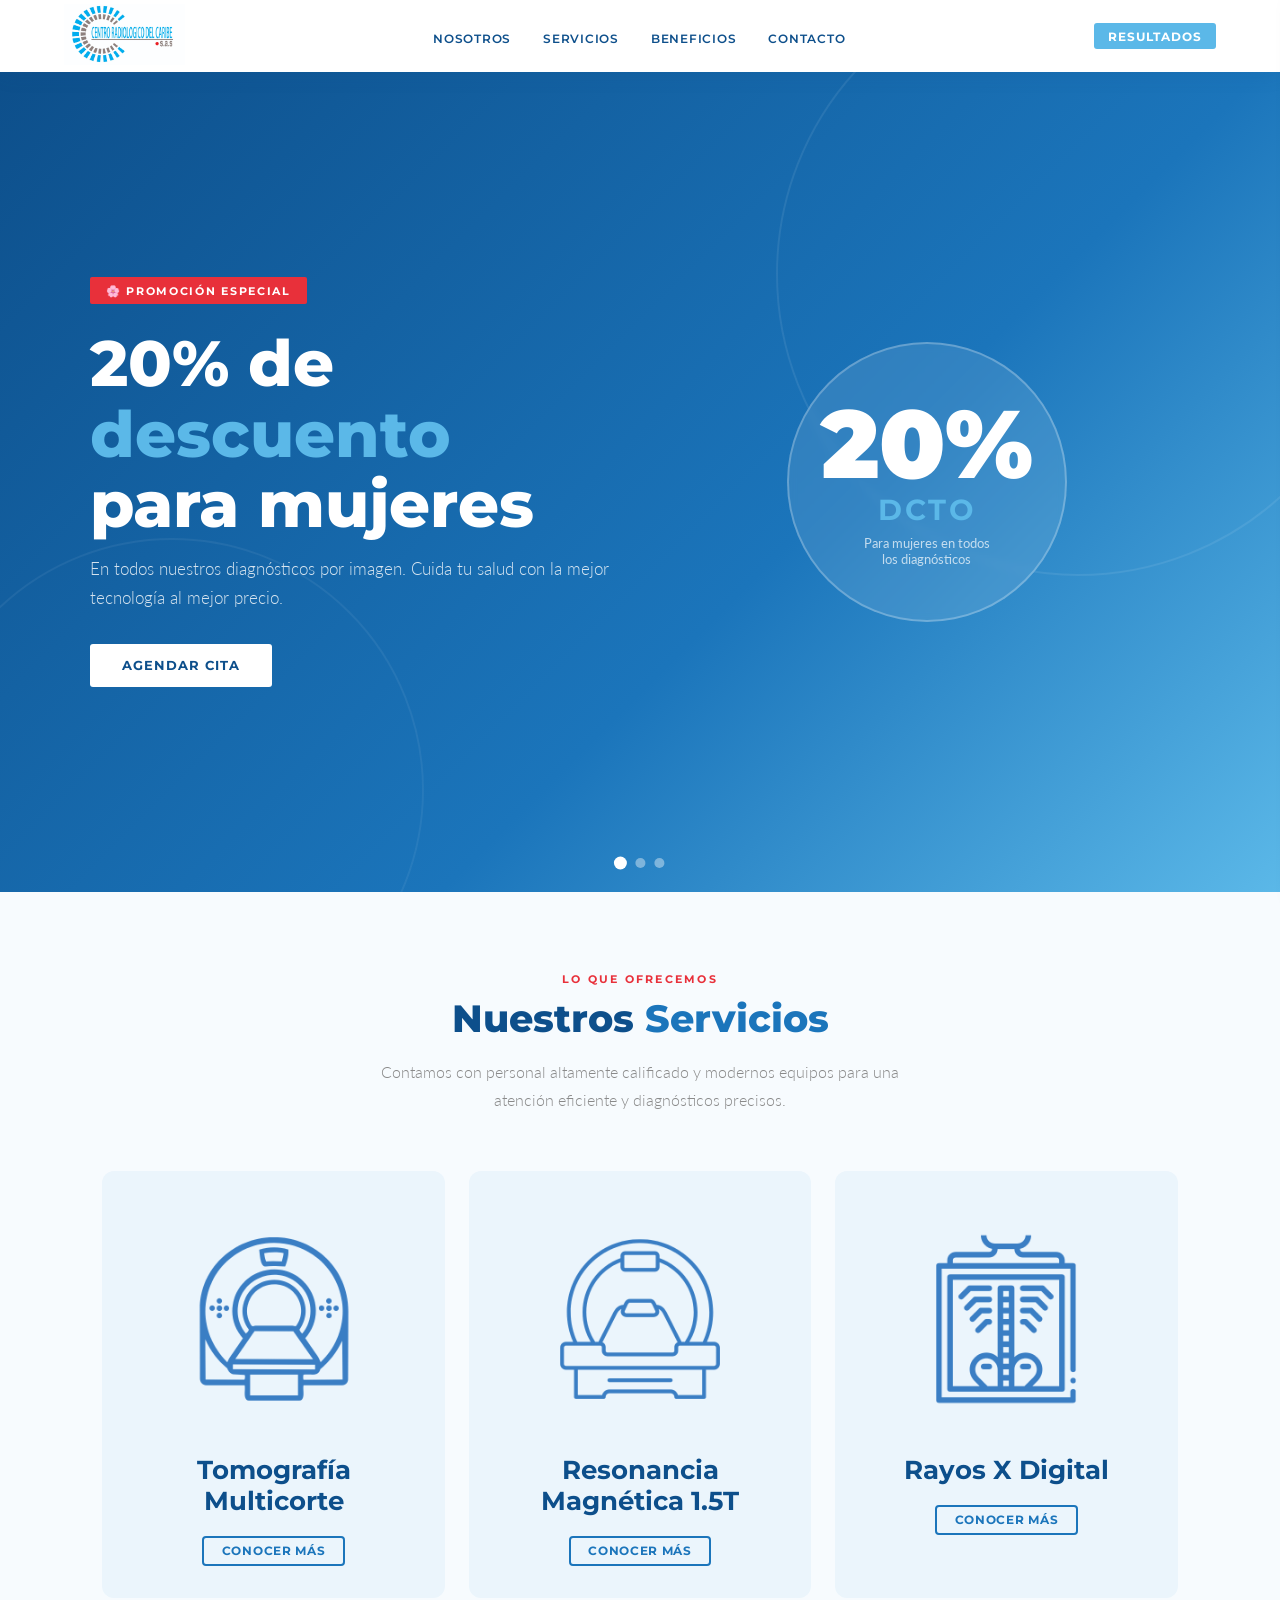
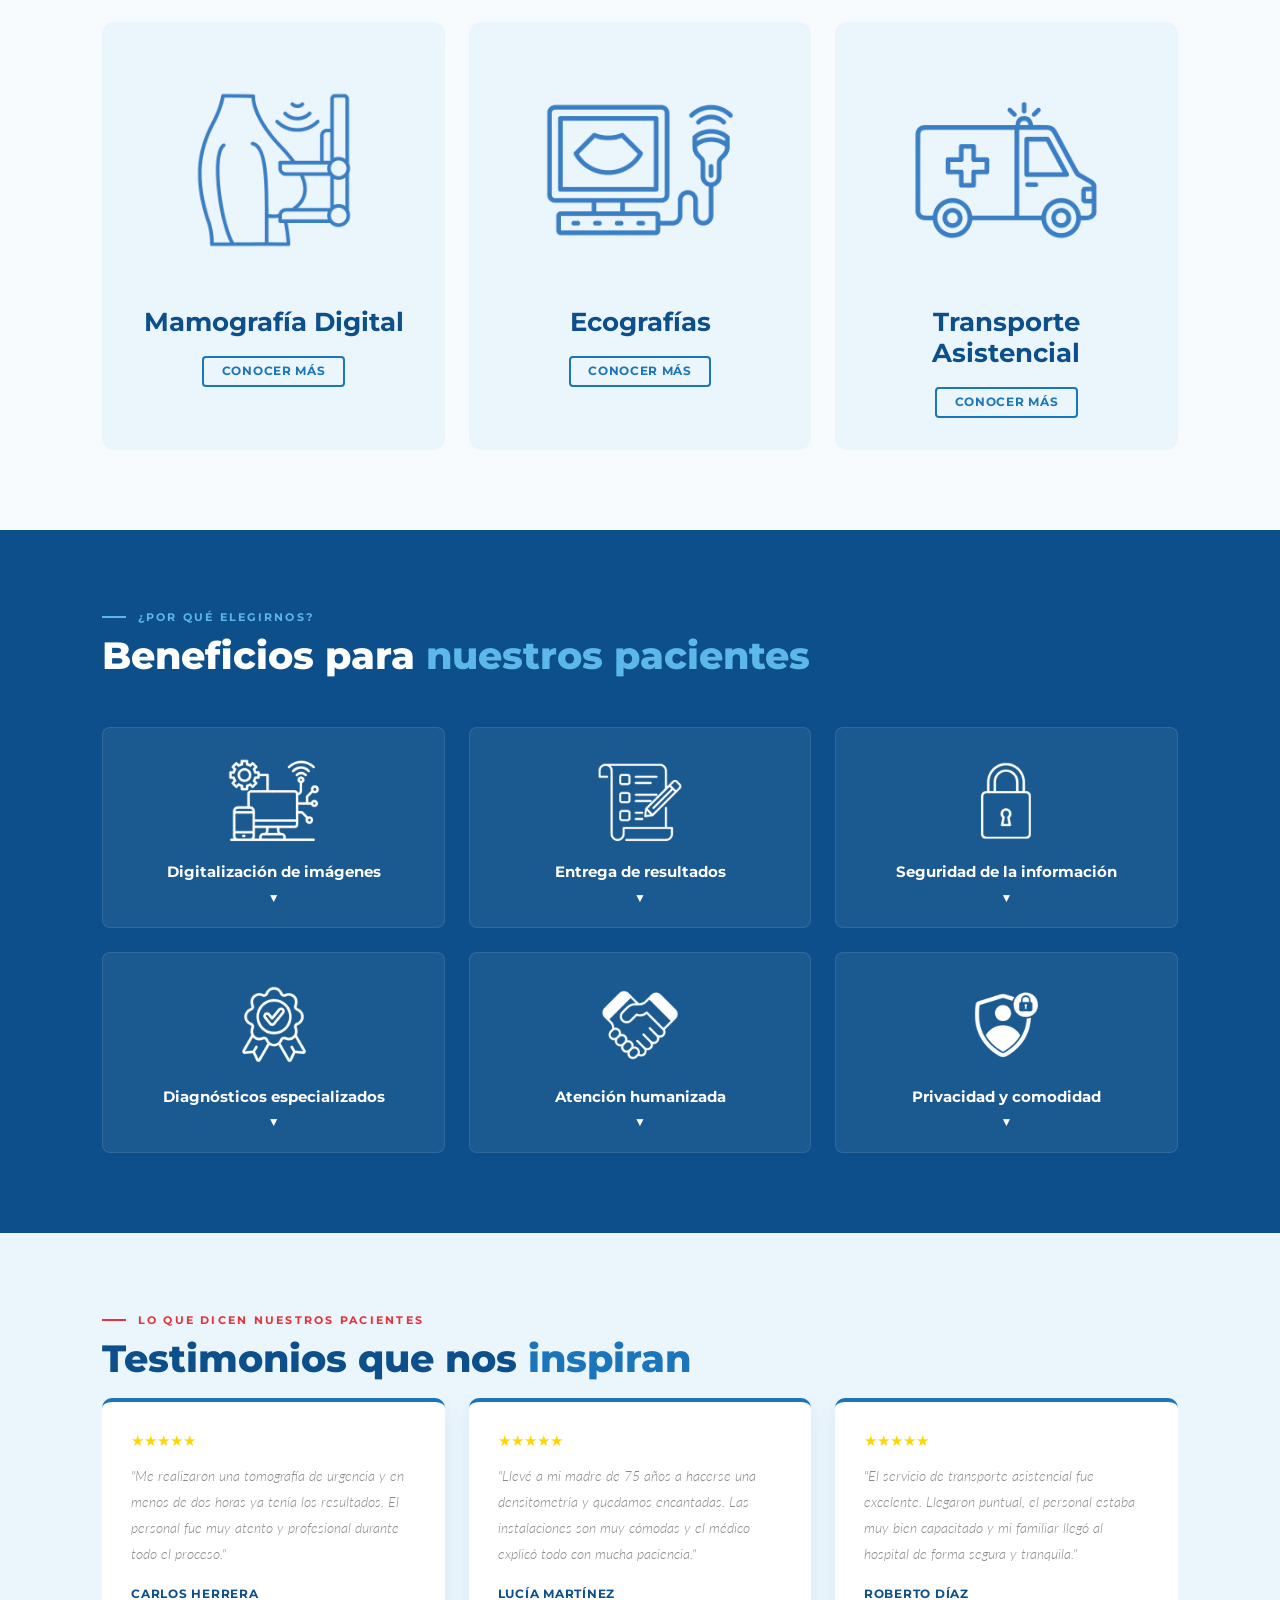
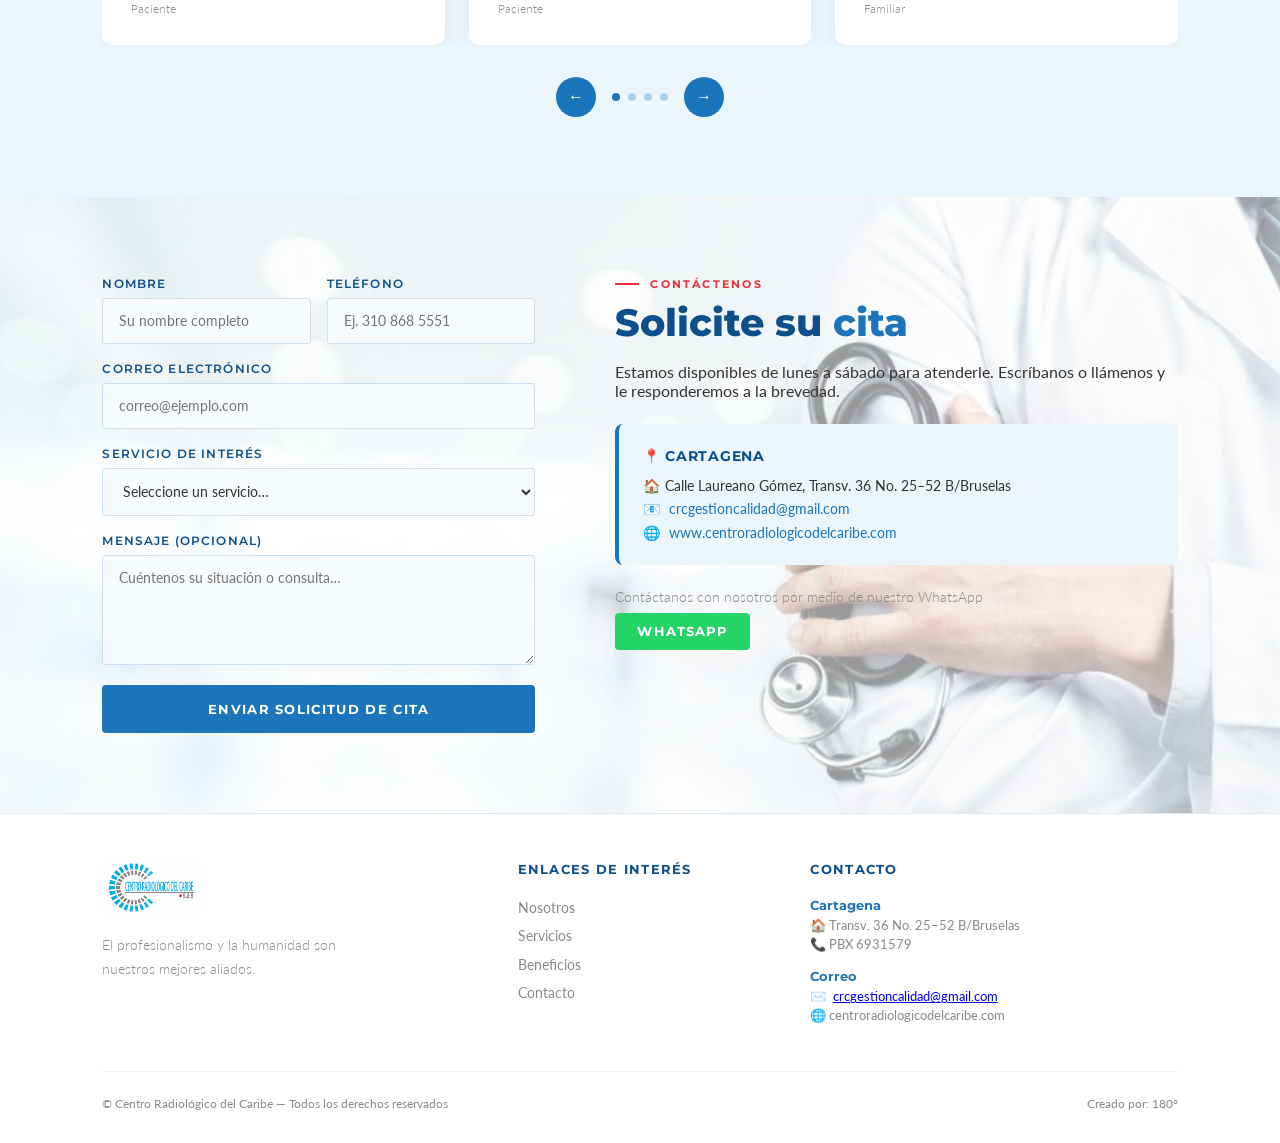
<file: index.html>
<!DOCTYPE html>
<html lang="es">
<head>
<meta charset="UTF-8">
<meta name="viewport" content="width=device-width, initial-scale=1.0">
<title>Centro Radiológico del Caribe S.A.S</title>
<link href="https://fonts.googleapis.com/css2?family=Montserrat:wght@300;400;500;600;700&family=Lato:wght@300;400;700&display=swap" rel="stylesheet">
<style>
  :root {
    --blue-main: #1B75BB;
    --blue-dark: #0D4F8B;
    --blue-light: #5BB8E8;
    --blue-pale: #EBF5FC;
    --red: #E8303A;
    --gray: #8A8A8A;
    --gray-dark: #333333;
    --white: #ffffff;
    --bg: #F7FBFE;
  }
  * { margin: 0; padding: 0; box-sizing: border-box; }
  html { scroll-behavior: smooth; }
  body { font-family: 'Lato', sans-serif; color: var(--gray-dark); background: var(--white); overflow-x: hidden; }

  /* ── NAV ── */
  nav {
    position: fixed; top: 0; width: 100%; z-index: 1000;
    background: var(--white);
    box-shadow: 0 2px 20px rgba(13,79,139,0.12);
    padding: 0 5%;
    display: flex; align-items: center; justify-content: space-between;
    height: 72px;
  }
  .nav-logo img { height: 62px; object-fit: contain; }
  .nav-links { display: flex; gap: 2rem; list-style: none; }
  .nav-links a {
    color: var(--blue-dark); text-decoration: none;
    font-family: 'Montserrat', sans-serif;
    font-size: 0.78rem; font-weight: 600;
    letter-spacing: 0.06em; text-transform: uppercase;
    transition: color 0.3s; position: relative; padding-bottom: 4px;
  }
  .nav-links a::after {
    content: ''; position: absolute; bottom: 0; left: 0;
    width: 0; height: 2px; background: var(--red);
    transition: width 0.3s;
  }
  .nav-links a:hover { color: var(--blue-main); }
  .nav-links a:hover::after { width: 100%; }
  .nav-btn {
    padding: 0.35rem 0.9rem; border-radius: 3px;
    font-family: 'Montserrat', sans-serif;
    font-size: 0.75rem; font-weight: 700;
    letter-spacing: 0.08em; text-transform: uppercase;
    text-decoration: none; transition: background 0.3s;
  }
  .nav-btn-whatsapp {
    background: #25D366; color: var(--white);
  }
  .nav-btn-whatsapp:hover { background: #1ebe5a; }
  .nav-btn-resultados {
    background: var(--blue-light); color: var(--white);
  }
  .nav-btn-resultados:hover { background: #42a8d8; }

  /* ── CARRUSEL ── */
  .carousel { position: relative; height: 820px; max-width: 1600px; width: 100%; overflow: hidden; margin: 72px auto 0; }
  .carousel-track { display: flex; width: 300%; height: 100%; transition: transform 0.7s cubic-bezier(0.77,0,0.18,1); }
  .slide { width: 33.333%; height: 100%; position: relative; flex-shrink: 0; }

  /* Slide 1 — Promoción mujeres */
  .slide-1 {
    background: linear-gradient(135deg, var(--blue-dark) 0%, var(--blue-main) 60%, var(--blue-light) 100%);
    display: flex; align-items: center; justify-content: center; overflow: hidden;
  }
  .slide-1::before {
    content: '';
    position: absolute; top: -100px; right: -100px;
    width: 600px; height: 600px;
    border-radius: 50%;
    border: 2px solid rgba(255,255,255,0.08);
  }
  .slide-1::after {
    content: '';
    position: absolute; bottom: -150px; left: -80px;
    width: 500px; height: 500px;
    border-radius: 50%;
    border: 2px solid rgba(255,255,255,0.06);
  }
  .slide-1-content {
    position: relative; z-index: 2;
    display: grid; grid-template-columns: 1fr 1fr;
    align-items: center; gap: 3rem;
    width: 88%; max-width: 1100px;
  }
  .slide-1-text { color: var(--white); }
  .slide-promo-badge {
    display: inline-block;
    background: var(--red);
    color: white; font-family: 'Montserrat', sans-serif;
    font-size: 0.7rem; font-weight: 700;
    letter-spacing: 0.15em; text-transform: uppercase;
    padding: 0.4rem 1rem; border-radius: 2px;
    margin-bottom: 1.5rem;
  }
  .slide-1-text h1 {
    font-family: 'Montserrat', sans-serif;
    font-size: clamp(2.5rem, 5vw, 4rem);
    font-weight: 800; line-height: 1.1;
    margin-bottom: 1rem;
  }
  .slide-1-text h1 span { color: var(--blue-light); }
  .slide-1-text p {
    font-size: 1.05rem; line-height: 1.7;
    color: rgba(255,255,255,0.82); margin-bottom: 2rem; font-weight: 300;
  }
  .slide-btn {
    display: inline-block;
    background: var(--white); color: var(--blue-dark);
    padding: 0.85rem 2rem; border-radius: 3px;
    font-family: 'Montserrat', sans-serif;
    font-size: 0.8rem; font-weight: 700;
    letter-spacing: 0.08em; text-transform: uppercase;
    text-decoration: none; transition: all 0.3s;
  }
  .slide-btn:hover { background: var(--blue-light); color: white; }
  .slide-1-visual {
    display: flex; align-items: center; justify-content: center;
  }
  .promo-circle {
    width: 280px; height: 280px; border-radius: 50%;
    background: rgba(255,255,255,0.1);
    border: 2px solid rgba(255,255,255,0.25);
    display: flex; flex-direction: column;
    align-items: center; justify-content: center;
    backdrop-filter: blur(4px);
  }
  .promo-pct {
    font-family: 'Montserrat', sans-serif;
    font-size: 6rem; font-weight: 900;
    color: white; line-height: 1;
  }
  .promo-off {
    font-family: 'Montserrat', sans-serif;
    font-size: 1.8rem; font-weight: 700;
    color: var(--blue-light); letter-spacing: 0.1em;
  }
  .promo-desc {
    font-size: 0.8rem; color: rgba(255,255,255,0.7);
    text-align: center; margin-top: 0.5rem; max-width: 140px;
  }

  /* Slide 2 — Tecnología */
  .slide-2 {
    background: url('https://images.unsplash.com/photo-1516069677018-378515003435?w=1600&q=80') center/cover no-repeat;
    display: flex; align-items: center;
  }
  .slide-2-overlay {
    position: absolute; inset: 0;
    background: linear-gradient(to right, rgba(13,79,139,0.92) 45%, rgba(13,79,139,0.3) 100%);
  }
  .slide-2-content {
    position: relative; z-index: 2;
    padding: 0 10%;
    color: white; max-width: 560px;
  }
  .slide-2-content .slide-promo-badge { background: var(--blue-light); }
  .slide-2-content h2 {
    font-family: 'Montserrat', sans-serif;
    font-size: clamp(2rem, 4vw, 3.2rem);
    font-weight: 800; line-height: 1.15;
    margin-bottom: 1.2rem;
  }
  .slide-2-content h2 span { color: var(--blue-light); }
  .slide-2-content p {
    font-size: 1rem; line-height: 1.8;
    color: rgba(255,255,255,0.85); margin-bottom: 2rem; font-weight: 300;
  }

  /* Slide 3 — Horario */
  .slide-3 {
    background: var(--blue-pale);
    display: flex; align-items: center; justify-content: center;
  }
  .slide-3-content {
    text-align: center; max-width: 700px; padding: 2rem;
  }
  .slide-3-content .slide-promo-badge { background: var(--blue-main); }
  .slide-3-content h2 {
    font-family: 'Montserrat', sans-serif;
    font-size: clamp(2rem, 4vw, 3rem);
    font-weight: 800; color: var(--blue-dark);
    margin-bottom: 0.5rem;
  }
  .slide-3-content .subtitle {
    font-size: 1rem; color: var(--gray);
    margin-bottom: 3rem; font-weight: 300;
  }
  .horario-grid {
    display: grid; grid-template-columns: 1fr 1fr;
    gap: 1.5rem; margin-bottom: 2.5rem;
  }
  .horario-card {
    background: white; border-radius: 8px;
    padding: 1.8rem 1.5rem;
    border-top: 4px solid var(--blue-main);
    box-shadow: 0 4px 20px rgba(27,117,187,0.1);
  }
  .horario-card .dia {
    font-family: 'Montserrat', sans-serif;
    font-size: 0.75rem; font-weight: 700;
    text-transform: uppercase; letter-spacing: 0.1em;
    color: var(--blue-main); margin-bottom: 0.5rem;
  }
  .horario-card .hora {
    font-family: 'Montserrat', sans-serif;
    font-size: 1.3rem; font-weight: 700; color: var(--blue-dark);
  }
  .horario-card .hora small {
    display: block; font-size: 0.85rem;
    color: var(--gray); font-weight: 400;
    font-family: 'Lato', sans-serif; margin-top: 0.2rem;
  }
  .callcenter {
    display: inline-flex; align-items: center; gap: 0.8rem;
    background: var(--blue-dark); color: white;
    padding: 1rem 2rem; border-radius: 4px;
    font-family: 'Montserrat', sans-serif; font-weight: 600;
    font-size: 1rem; text-decoration: none;
  }

  /* Carrusel controles */
  .carousel-btn {
    position: absolute; top: 50%; transform: translateY(-50%);
    z-index: 10;
    background: none; border: none; cursor: pointer;
    color: rgba(255,255,255,0.6); font-size: 1.3rem; line-height: 1;
    padding: 0.5rem;
    opacity: 0; pointer-events: none; transition: all 0.3s;
  }
  .carousel:hover .carousel-btn { opacity: 1; pointer-events: auto; }
  .carousel-btn:hover { color: white; }
  .carousel-btn.prev { left: 0.8rem; }
  .carousel-btn.next { right: 0.8rem; }
  .carousel-dots {
    position: absolute; bottom: 1.5rem; left: 50%; transform: translateX(-50%);
    display: flex; gap: 0.6rem; z-index: 10;
  }
  .dot {
    width: 10px; height: 10px; border-radius: 50%;
    background: rgba(255,255,255,0.4); cursor: pointer;
    transition: all 0.3s; border: none;
  }
  .dot.active { background: white; transform: scale(1.3); }

  /* ── SECCIONES ── */
  section { padding: 5rem 8%; }
  .sec-label {
    font-family: 'Montserrat', sans-serif;
    font-size: 0.7rem; font-weight: 700;
    letter-spacing: 0.2em; text-transform: uppercase;
    color: var(--red); margin-bottom: 0.6rem;
    display: flex; align-items: center; gap: 0.7rem;
  }
  .sec-label::before { content: ''; width: 1.5rem; height: 2px; background: var(--red); }
  .sec-title {
    font-family: 'Montserrat', sans-serif;
    font-size: clamp(1.8rem, 3vw, 2.5rem);
    font-weight: 800; color: var(--blue-dark); line-height: 1.2;
    margin-bottom: 1rem;
  }
  .sec-title span { color: var(--blue-main); }

  /* ── SOBRE NOSOTROS ── */
  #nosotros { background: var(--white); }
  .nosotros-grid {
    display: grid; grid-template-columns: 1fr 1fr;
    gap: 5rem; align-items: start;
  }
  .nosotros-left p {
    font-size: 1rem; line-height: 1.9; color: var(--gray);
    margin-bottom: 1.5rem; font-weight: 300;
  }
  .nosotros-stats {
    display: grid; grid-template-columns: 1fr 1fr;
    gap: 1rem; margin-top: 2rem;
  }
  .stat-box {
    background: var(--blue-pale); border-radius: 6px;
    padding: 1.2rem; border-left: 4px solid var(--blue-main);
    text-align: center;
  }
  .stat-box .num {
    font-family: 'Montserrat', sans-serif;
    font-size: 1.8rem; font-weight: 800; color: var(--blue-dark);
  }
  .stat-box .lbl {
    font-size: 0.75rem; color: var(--gray); margin-top: 0.2rem;
  }
  .mv-grid { display: flex; flex-direction: column; gap: 1.5rem; }
  .mv-card {
    background: var(--blue-pale); border-radius: 8px;
    padding: 2rem; position: relative; overflow: hidden;
  }
  .mv-card::before {
    content: '';
    position: absolute; top: 0; left: 0;
    width: 5px; height: 100%;
    background: var(--blue-main);
  }
  .mv-card.vision::before { background: var(--red); }
  .mv-card h3 {
    font-family: 'Montserrat', sans-serif;
    font-size: 0.75rem; font-weight: 700;
    text-transform: uppercase; letter-spacing: 0.12em;
    color: var(--blue-main); margin-bottom: 0.8rem;
  }
  .mv-card.vision h3 { color: var(--red); }
  .mv-card p { font-size: 0.9rem; line-height: 1.8; color: var(--gray-dark); font-weight: 300; }

  /* ── SERVICIOS ── */
  #servicios { background: var(--bg); }
  .servicios-header { text-align: center; margin-bottom: 3.5rem; }
  .servicios-header .sec-label { justify-content: center; }
  .servicios-header .sec-label::before { display: none; }
  .servicios-header p {
    font-size: 1rem; color: var(--gray); max-width: 560px;
    margin: 0 auto; font-weight: 300; line-height: 1.8;
  }
  .servicios-grid {
    display: grid;
    grid-template-columns: repeat(3, 1fr);
    gap: 1.5rem;
  }
  .servicio-card {
    background: var(--blue-pale); border-radius: 12px;
    padding: 2rem 1.5rem;
    border: none;
    transition: all 0.35s; cursor: default;
    position: relative; overflow: hidden;
  }
  .servicio-card::after {
    content: '';
    position: absolute; bottom: 0; left: 0;
    width: 0; height: 3px;
    background: linear-gradient(to right, var(--blue-main), var(--blue-light));
    transition: width 0.35s;
  }
  .servicio-card:hover { transform: translateY(-5px); box-shadow: 0 12px 40px rgba(27,117,187,0.15); }
  .servicio-card:hover::after { width: 100%; }
  .serv-icon {
    width: 72px; height: 64px; border-radius: 16px;
    background: transparent;
    display: flex; align-items: center; justify-content: center;
    margin-bottom: 1.2rem; font-size: 2rem;
    flex-shrink: 0;
  }
  .serv-icon img {
    width: 119px; height: 119px; object-fit: contain;
  }
  .btn-conocer {
    display: inline-block;
    margin-top: 0.6rem;
    padding: 0.4rem 1.1rem;
    border: 2px solid var(--blue-main);
    border-radius: 4px;
    color: var(--blue-main);
    font-family: 'Montserrat', sans-serif;
    font-size: 0.72rem; font-weight: 700;
    letter-spacing: 0.06em; text-transform: uppercase;
    text-decoration: none;
    transition: background 0.25s, color 0.25s;
  }
  .btn-conocer:hover {
    background: var(--blue-main); color: var(--white);
  }
  .servicio-card h3 {
    font-family: 'Montserrat', sans-serif;
    font-size: 0.95rem; font-weight: 700;
    color: var(--blue-dark); margin-bottom: 0.6rem;
  }
  .servicio-card p { font-size: 0.85rem; line-height: 1.7; color: var(--gray); font-weight: 300; }

  /* ── BENEFICIOS ── */
  #beneficios { background: var(--blue-dark); }
  #beneficios .sec-label { color: var(--blue-light); }
  #beneficios .sec-label::before { background: var(--blue-light); }
  #beneficios .sec-title { color: white; }
  .beneficios-grid {
    display: grid; grid-template-columns: repeat(3, 1fr);
    gap: 1.5rem; margin-top: 3rem;
  }
  .beneficio-item {
    display: flex; flex-direction: column; align-items: center;
    text-align: center;
    padding: 1.4rem 1.2rem; border-radius: 8px;
    background: rgba(255,255,255,0.06);
    border: 1px solid rgba(255,255,255,0.1);
    transition: background 0.3s; cursor: pointer;
  }
  .beneficio-item:hover { background: rgba(255,255,255,0.1); }
  .bene-icon {
    font-size: 1.5rem;
    width: 100px; height: 100px;
    display: flex; align-items: center; justify-content: center;
    margin-bottom: 0.7rem;
  }
  .bene-titulo {
    font-family: 'Montserrat', sans-serif;
    font-size: 0.95rem; font-weight: 700;
    color: white; margin-bottom: 0.5rem; line-height: 1.3;
  }
  .bene-arrow {
    font-size: 0.75rem; color: white;
    animation: blink-red 1.4s infinite;
    transition: transform 0.3s;
  }
  .beneficio-item.open .bene-arrow { transform: rotate(180deg); animation: none; color: white; }
  @keyframes blink-red {
    0%, 100% { color: white; } 50% { color: var(--red); }
  }
  .bene-desc {
    display: none; margin-top: 0.8rem;
    font-size: 0.85rem; line-height: 1.6;
    color: rgba(255,255,255,0.75); font-weight: 300;
  }
  .beneficio-item.open .bene-desc { display: block; }

  /* ── TESTIMONIOS ── */
  #testimonios { background: var(--blue-pale); overflow: hidden; }

  .testimonio-destacado {
    background: var(--blue-dark); border-radius: 12px;
    padding: 3rem; margin-bottom: 3rem; position: relative;
    text-align: center;
  }
  .testimonio-destacado::before {
    content: '\201C';
    font-size: 8rem; line-height: 0;
    position: absolute; top: 2.5rem; left: 2rem;
    color: rgba(91,184,232,0.2);
    font-family: Georgia, serif;
  }
  .testimonio-destacado p {
    font-size: clamp(1.1rem, 2vw, 1.4rem);
    color: white; font-weight: 300; line-height: 1.8;
    font-style: italic; max-width: 750px; margin: 0 auto 1.5rem;
    position: relative; z-index: 1;
  }
  .testimonio-destacado .td-autor {
    font-family: 'Montserrat', sans-serif;
    font-size: 0.82rem; font-weight: 700;
    color: var(--blue-light); text-transform: uppercase; letter-spacing: 0.1em;
  }
  .testimonio-destacado .td-stars { color: #FFD700; font-size: 1.1rem; margin-bottom: 0.5rem; }

  .testimonios-slider-wrap { position: relative; }
  .testimonios-track-outer { overflow: hidden; }
  .testimonios-track {
    display: flex; gap: 1.5rem;
    transition: transform 0.5s cubic-bezier(0.77,0,0.18,1);
  }
  .testimonio-card {
    background: white; border-radius: 10px;
    padding: 1.8rem; flex: 0 0 calc(33.333% - 1rem);
    box-shadow: 0 4px 20px rgba(27,117,187,0.08);
    border-top: 4px solid var(--blue-main);
  }
  .tc-stars { color: #FFD700; font-size: 0.95rem; margin-bottom: 0.8rem; }
  .tc-texto {
    font-size: 0.9rem; line-height: 1.8; color: var(--gray);
    font-style: italic; margin-bottom: 1.2rem; font-weight: 300;
  }
  .tc-autor {
    font-family: 'Montserrat', sans-serif;
    font-size: 0.78rem; font-weight: 700;
    color: var(--blue-dark); text-transform: uppercase; letter-spacing: 0.06em;
  }
  .tc-cargo { font-size: 0.75rem; color: var(--gray); font-weight: 300; }

  .testimonios-nav {
    display: flex; justify-content: center; align-items: center;
    gap: 1rem; margin-top: 2rem;
  }
  .testimonios-nav button {
    width: 40px; height: 40px; border-radius: 50%;
    background: var(--blue-main); color: white; border: none;
    font-size: 1rem; cursor: pointer; transition: background 0.3s;
    display: flex; align-items: center; justify-content: center;
  }
  .testimonios-nav button:hover { background: var(--blue-dark); }
  .testimonios-nav .t-dots { display: flex; gap: 0.5rem; }
  .testimonios-nav .t-dot {
    width: 8px; height: 8px; border-radius: 50%;
    background: rgba(27,117,187,0.3); cursor: pointer;
    transition: background 0.3s; border: none; padding: 0;
  }
  .testimonios-nav .t-dot.active { background: var(--blue-main); }

  @media (max-width: 900px) { .testimonio-card { flex: 0 0 calc(50% - 0.75rem); } }
  @media (max-width: 640px) { .testimonio-card { flex: 0 0 100%; } }

  /* ── CONTACTO ── */
  .contacto-header-mobile { display: none; }
  .contacto-header-desktop { display: block; margin-bottom: 1.5rem; }
  #contacto {
    background: url('medicos.png') center 30%/cover no-repeat;
    position: relative;
  }
  @media (min-width: 641px) {
    #contacto {
      background: url('medicopc.png') center/cover no-repeat;
    }
  }
  #contacto::before {
    content: '';
    position: absolute; inset: 0;
    background: rgba(255,255,255,0.6);
  }
  #contacto .contacto-grid { position: relative; z-index: 1; }
  .contacto-grid { display: grid; grid-template-columns: 1fr 1.3fr; gap: 5rem; }
  .contacto-info .sec-title { margin-bottom: 1rem; }
  .contacto-info > p {
    font-size: 0.95rem; line-height: 1.8; color: var(--gray);
    margin-bottom: 2.5rem; font-weight: 300;
  }
  .sedes { display: flex; flex-direction: column; gap: 1.5rem; }
  .sede-card {
    background: var(--blue-pale); border-radius: 8px;
    padding: 1.5rem; border-left: 4px solid var(--blue-main);
  }
  .sede-card h4 {
    font-family: 'Montserrat', sans-serif;
    font-size: 0.85rem; font-weight: 700;
    color: var(--blue-dark); margin-bottom: 0.8rem;
    text-transform: uppercase; letter-spacing: 0.05em;
  }
  .sede-info { display: flex; flex-direction: column; gap: 0.4rem; }
  .sede-info span {
    font-size: 0.88rem; color: var(--gray-dark);
    display: flex; align-items: center; gap: 0.5rem;
  }
  .sede-info a { color: var(--blue-main); text-decoration: none; }
  .sede-info a:hover { color: var(--red); }
  .callcenter-box {
    margin-top: 1.5rem;
    background: var(--blue-dark); color: white;
    border-radius: 8px; padding: 1.2rem 1.5rem;
    display: flex; align-items: center; gap: 1rem;
  }
  .callcenter-box .cc-icon { font-size: 1.5rem; }
  .callcenter-box .cc-text label {
    display: block; font-size: 0.7rem; text-transform: uppercase;
    letter-spacing: 0.1em; color: var(--blue-light); margin-bottom: 0.2rem;
  }
  .callcenter-box .cc-text span {
    font-family: 'Montserrat', sans-serif;
    font-size: 1.3rem; font-weight: 700;
  }

  /* Formulario */
  .form-group { margin-bottom: 1.1rem; }
  .form-row { display: grid; grid-template-columns: 1fr 1fr; gap: 1rem; }
  .form-group label {
    display: block; font-size: 0.72rem; font-weight: 600;
    text-transform: uppercase; letter-spacing: 0.1em;
    color: var(--blue-dark); margin-bottom: 0.45rem;
    font-family: 'Montserrat', sans-serif;
  }
  .form-group input,
  .form-group select,
  .form-group textarea {
    width: 100%; padding: 0.85rem 1rem;
    border: 1.5px solid rgba(27,117,187,0.2);
    background: var(--bg); font-family: 'Lato', sans-serif;
    font-size: 0.9rem; color: var(--gray-dark);
    outline: none; border-radius: 4px; transition: border-color 0.3s;
  }
  .form-group input:focus,
  .form-group select:focus,
  .form-group textarea:focus { border-color: var(--blue-main); background: white; }
  .form-group textarea { resize: vertical; min-height: 110px; }
  .btn-submit {
    width: 100%; background: var(--blue-main); color: white;
    border: none; padding: 1rem;
    font-family: 'Montserrat', sans-serif; font-size: 0.82rem;
    font-weight: 700; letter-spacing: 0.1em; text-transform: uppercase;
    border-radius: 4px; cursor: pointer; transition: background 0.3s;
  }
  .btn-submit:hover { background: var(--blue-dark); }

  /* ── FOOTER ── */
  footer {
    background: var(--white);
    border-top: 1px solid rgba(27,117,187,0.15);
    padding: 3rem 8% 2rem;
  }
  .footer-grid {
    display: grid; grid-template-columns: 1.5fr 1fr 1.5fr;
    gap: 3rem; margin-bottom: 2rem;
  }
  .footer-logo img { height: 52px; margin-bottom: 1rem; }
  .footer-logo p {
    font-size: 0.88rem; color: var(--gray);
    line-height: 1.7; font-weight: 300; max-width: 260px;
  }
  .footer-social { display: flex; gap: 0.8rem; margin-top: 1.2rem; }
  .social-btn {
    width: 36px; height: 36px; border-radius: 6px;
    background: var(--blue-main);
    display: flex; align-items: center; justify-content: center;
    color: white; font-size: 0.9rem; text-decoration: none;
    transition: background 0.3s;
  }
  .social-btn:hover { background: var(--blue-dark); }
  .footer-nav h4 {
    font-family: 'Montserrat', sans-serif;
    font-size: 0.8rem; font-weight: 700;
    text-transform: uppercase; letter-spacing: 0.1em;
    color: var(--blue-dark); margin-bottom: 1.2rem;
  }
  .footer-nav ul { list-style: none; display: flex; flex-direction: column; gap: 0.6rem; }
  .footer-nav ul a {
    font-size: 0.88rem; color: var(--gray);
    text-decoration: none; transition: color 0.3s;
  }
  .footer-nav ul a:hover { color: var(--blue-main); }
  .footer-contact h4 {
    font-family: 'Montserrat', sans-serif;
    font-size: 0.8rem; font-weight: 700;
    text-transform: uppercase; letter-spacing: 0.1em;
    color: var(--blue-dark); margin-bottom: 1.2rem;
  }
  .footer-sede { margin-bottom: 1rem; }
  .footer-sede strong {
    display: block; font-size: 0.82rem;
    color: var(--blue-main); font-weight: 700; margin-bottom: 0.3rem;
    font-family: 'Montserrat', sans-serif;
  }
  .footer-sede span {
    display: flex; align-items: center; gap: 0.4rem;
    font-size: 0.82rem; color: var(--gray); margin-bottom: 0.15rem;
  }
  .footer-bottom {
    border-top: 1px solid rgba(27,117,187,0.1);
    padding-top: 1.5rem;
    display: flex; justify-content: space-between; align-items: center;
    flex-wrap: wrap; gap: 0.5rem;
  }
  .footer-bottom p { font-size: 0.78rem; color: var(--gray); }
  .footer-bottom a { color: var(--blue-main); text-decoration: none; }

  /* ── ANIMACIONES ── */
  @keyframes fadeUp {
    from { opacity: 0; transform: translateY(25px); }
    to   { opacity: 1; transform: translateY(0); }
  }
  .slide-1-text > * {
    opacity: 0; animation: fadeUp 0.7s forwards;
  }
  .slide-promo-badge { animation-delay: 0.1s; }
  .slide-1-text h1   { animation-delay: 0.25s; }
  .slide-1-text p    { animation-delay: 0.4s; }
  .slide-btn         { animation-delay: 0.55s; }

  /* ── HAMBURGER ── */
  .hamburger {
    display: none;
    flex-direction: column; justify-content: center; gap: 5px;
    width: 36px; height: 36px; cursor: pointer;
    background: none; border: none; padding: 4px;
  }
  .hamburger span {
    display: block; width: 100%; height: 2px;
    background: var(--blue-dark); border-radius: 2px;
    transition: all 0.3s;
  }

  /* ── DRAWER ── */
  .drawer-overlay {
    display: none; position: fixed; inset: 0;
    background: rgba(0,0,0,0.4); z-index: 1100;
  }
  .drawer-overlay.open { display: block; }
  .drawer {
    position: fixed; top: 0; right: -280px; width: 260px; height: 100%;
    background: var(--blue-dark); z-index: 1200;
    box-shadow: -4px 0 20px rgba(0,0,0,0.15);
    transition: right 0.35s cubic-bezier(0.77,0,0.18,1);
    display: flex; flex-direction: column; padding: 2rem 1.5rem;
  }
  .drawer.open { right: 0; }
  .drawer-close {
    align-self: flex-end; background: none; border: none;
    font-size: 1.5rem; cursor: pointer; color: var(--white);
    margin-bottom: 1.5rem;
  }
  .drawer-links { list-style: none; display: flex; flex-direction: column; gap: 0; }
  .drawer-links li { border-bottom: 1px solid rgba(255,255,255,0.15); }
  .drawer-links a {
    display: block; padding: 1rem 0;
    color: var(--white); text-decoration: none;
    font-family: 'Montserrat', sans-serif;
    font-size: 0.9rem; font-weight: 600;
    text-transform: uppercase; letter-spacing: 0.06em;
    transition: color 0.2s;
  }
  .drawer-links a:hover { color: var(--blue-light); }
  .drawer-btn { margin-top: 2rem; }

  /* Acordeón Contacto en drawer */
  .drawer-contacto-toggle {
    display: flex; justify-content: space-between; align-items: center;
    padding: 1rem 0; cursor: pointer;
    color: var(--white);
    font-family: 'Montserrat', sans-serif;
    font-size: 0.9rem; font-weight: 600;
    text-transform: uppercase; letter-spacing: 0.06em;
    background: none; border: none; width: 100%;
    transition: color 0.2s;
  }
  .drawer-contacto-toggle:hover { color: var(--blue-light); }
  .drawer-contacto-toggle .arrow {
    font-size: 0.7rem; transition: transform 0.3s;
  }
  .drawer-contacto-toggle.open .arrow { transform: rotate(180deg); }
  .drawer-contacto-sub {
    display: none; padding: 0.5rem 0 1rem 0.5rem;
  }
  .drawer-contacto-sub.open { display: block; }
  .drawer-wa-btn {
    display: block; width: 100%;
    background: #25D366; color: white;
    border: none; border-radius: 4px;
    padding: 0.7rem 1rem; text-align: center;
    font-family: 'Montserrat', sans-serif;
    font-size: 0.8rem; font-weight: 700;
    letter-spacing: 0.06em; text-transform: uppercase;
    text-decoration: none; cursor: pointer;
  }

  /* Resultados solo en desktop */
  .nav-resultados-desktop { display: flex; gap: 0.6rem; }
  @media (max-width: 640px) {
    .nav-resultados-desktop { display: none; }
  }

  /* ── RESPONSIVE ── */
  @media (max-width: 900px) {
    .nosotros-grid,
    .contacto-grid { grid-template-columns: 1fr; gap: 3rem; }
    .contacto-header-mobile { display: block; text-align: center; position: relative; z-index: 1; margin-bottom: 2rem; }
    .contacto-header-desktop { display: none; }
    .slide-1-content { grid-template-columns: 1fr; text-align: center; }
    .slide-1-visual { display: none; }
    .footer-grid { grid-template-columns: 1fr 1fr; }
    .horario-grid { grid-template-columns: 1fr; }
    .servicios-grid { grid-template-columns: repeat(2, 1fr); }
  }
  @media (max-width: 640px) {
    nav { padding: 0 4%; justify-content: space-between; }
    nav .nav-logo { position: absolute; left: 50%; transform: translateX(-50%); }
    .nav-links { display: none; }
    .hamburger { display: flex; }
    section { padding: 3.5rem 5%; }
    .footer-grid { grid-template-columns: 1fr; }
    .form-row { grid-template-columns: 1fr; }
    .carousel-btn { display: none; }
    .servicios-grid { grid-template-columns: 1fr; }
    .servicio-card { width: 100%; }
    .carousel { height: 480px; }
    body { font-size: 1.1rem; }
    .beneficio-item p { font-size: 1rem; }
    .beneficios-grid { grid-template-columns: 1fr; gap: 0.6rem; }
    .beneficio-item {
      flex-direction: row; flex-wrap: wrap;
      align-items: center; text-align: left;
      padding: 1rem 1.2rem; gap: 0.6rem;
    }
    .bene-icon { width: 44px; height: 44px; margin-bottom: 0; flex-shrink: 0; }
    .bene-titulo { flex: 1; font-size: 0.95rem; white-space: nowrap; overflow: hidden; text-overflow: ellipsis; margin-bottom: 0; }
    .bene-arrow { margin-left: auto; }
    .bene-desc { width: 100%; margin-top: 0.5rem; }
  }
</style>
</head>
<body>

<!-- NAV -->
<nav>
  <button class="hamburger" id="hamburgerBtn" aria-label="Abrir menú">
    <span></span><span></span><span></span>
  </button>
  <div class="nav-logo">
    <a href="index.html">
      <img src="logo.png" alt="Centro Radiológico del Caribe">
    </a>
  </div>
  <ul class="nav-links">
    <li><a href="nosotros.html">Nosotros</a></li>
    <li><a href="servicios.html">Servicios</a></li>
    <li><a href="#beneficios">Beneficios</a></li>
    <li><a href="#contacto">Contacto</a></li>
  </ul>
  <div class="nav-resultados-desktop">
    <a href="https://riscrc.hiruko.com.co/portal/login" class="nav-btn nav-btn-resultados">Resultados</a>
  </div>
</nav>

<!-- DRAWER -->
<div class="drawer-overlay" id="drawerOverlay"></div>
<div class="drawer" id="drawer">
  <button class="drawer-close" id="drawerClose">&#x2715;</button>
  <ul class="drawer-links">
    <li style="border-bottom:1px solid rgba(255,255,255,0.15); padding: 0.8rem 0;">
      <a href="https://riscrc.hiruko.com.co/portal/login" style="display:block;text-align:center;background:var(--blue-light);color:white;padding:0.6rem 1rem;border-radius:4px;font-family:'Montserrat',sans-serif;font-size:0.85rem;font-weight:700;text-transform:uppercase;letter-spacing:0.08em;text-decoration:none;">Resultados</a>
    </li>
    <li><a href="nosotros.html">Nosotros</a></li>
    <li><a href="servicios.html">Servicios</a></li>
    <li><a href="#beneficios">Beneficios</a></li>
    <li style="border-bottom:1px solid rgba(255,255,255,0.15);">
      <button class="drawer-contacto-toggle" id="contactoToggle">
        Contacto <span class="arrow">▼</span>
      </button>
      <div class="drawer-contacto-sub" id="contactoSub">
        <a href="https://wa.me/573108685551" target="_blank" class="drawer-wa-btn">WhatsApp</a>
      </div>
    </li>
  </ul>
</div>

<!-- CARRUSEL -->
<div class="carousel" id="carousel">
  <div class="carousel-track" id="track">

    <!-- SLIDE 1: Promoción Mujeres -->
    <div class="slide slide-1">
      <div class="slide-1-content">
        <div class="slide-1-text">
          <div class="slide-promo-badge">🌸 Promoción Especial</div>
          <h1>20% de<br><span>descuento</span><br>para mujeres</h1>
          <p>En todos nuestros diagnósticos por imagen. Cuida tu salud con la mejor tecnología al mejor precio.</p>
          <a href="#contacto" class="slide-btn">Agendar cita</a>
        </div>
        <div class="slide-1-visual">
          <div class="promo-circle">
            <div class="promo-pct">20%</div>
            <div class="promo-off">DCTO</div>
            <div class="promo-desc">Para mujeres en todos los diagnósticos</div>
          </div>
        </div>
      </div>
    </div>

    <!-- SLIDE 2: Tecnología / Rayos X -->
    <div class="slide slide-2">
      <div class="slide-2-overlay"></div>
      <div class="slide-2-content">
        <h2>Tecnología de<br><span>vanguardia</span><br>a tu servicio</h2>
        <p>Tomografía multicortes, resonancia magnética, rayos X digital y mucho más. Diagnósticos precisos con equipos de última generación.</p>
        <a href="servicios.html" class="slide-btn">Ver servicios</a>
      </div>
    </div>

    <!-- SLIDE 3: Horario -->
    <div class="slide slide-3">
      <div class="slide-3-content">
        <div class="slide-promo-badge">🕐 Atención oportuna</div>
        <h2>Nuestro horario<br>de atención</h2>
        <p class="subtitle">Estamos disponibles para servirte de lunes a sábado</p>
        <div class="horario-grid">
          <div class="horario-card">
            <div class="dia">Lunes a Viernes</div>
            <div class="hora">
              7:00 am – 12:00 m
              <small>/ 1:00 pm – 5:00 pm</small>
            </div>
          </div>
          <div class="horario-card">
            <div class="dia">Sábados</div>
            <div class="hora">
              7:00 am – 12:00 m
              <small>Jornada continua</small>
            </div>
          </div>
        </div>
      </div>
    </div>

  </div><!-- /track -->

  <button class="carousel-btn prev" onclick="moveCarousel(-1)">&#8592;</button>
  <button class="carousel-btn next" onclick="moveCarousel(1)">&#8594;</button>
  <div class="carousel-dots">
    <button class="dot active" onclick="goToSlide(0)"></button>
    <button class="dot" onclick="goToSlide(1)"></button>
    <button class="dot" onclick="goToSlide(2)"></button>
  </div>
</div>

<!-- SERVICIOS -->
<section id="servicios">
  <div class="servicios-header">
    <div class="sec-label">Lo que ofrecemos</div>
    <h2 class="sec-title">Nuestros <span>Servicios</span></h2>
    <p>Contamos con personal altamente calificado y modernos equipos para una atención eficiente y diagnósticos precisos.</p>
  </div>
  <div class="servicios-grid">
    <div class="servicio-card" style="flex-direction:column;align-items:center;text-align:center;justify-content:center;">
      <div class="serv-icon" style="width:100%;height:232px;display:flex;align-items:center;justify-content:center;"><img src="tomografia.png" alt="Tomografía Multicorte" style="width:230px;height:232px;object-fit:contain;"></div>
      <h3 style="font-size:1.6rem;margin-top:0;">Tomografía Multicorte</h3>
      <a href="servicios.html#tomografia" class="btn-conocer">Conocer más</a>
    </div>
    <div class="servicio-card" style="flex-direction:column;align-items:center;text-align:center;justify-content:center;">
      <div class="serv-icon" style="width:100%;height:232px;display:flex;align-items:center;justify-content:center;"><img src="resonancia.png" alt="Resonancia Magnética 1.5T" style="width:230px;height:232px;object-fit:contain;"></div>
      <h3 style="font-size:1.6rem;margin-top:0;">Resonancia Magnética 1.5T</h3>
      <a href="servicios.html#resonancia" class="btn-conocer">Conocer más</a>
    </div>
    <div class="servicio-card" style="flex-direction:column;align-items:center;text-align:center;justify-content:center;">
      <div class="serv-icon" style="width:100%;height:232px;display:flex;align-items:center;justify-content:center;"><img src="rayos-x.png" alt="Rayos X Digital" style="width:230px;height:232px;object-fit:contain;"></div>
      <h3 style="font-size:1.6rem;margin-top:0;">Rayos X Digital</h3>
      <a href="servicios.html#rayos-x" class="btn-conocer">Conocer más</a>
    </div>
    <div class="servicio-card" style="flex-direction:column;align-items:center;text-align:center;justify-content:center;">
      <div class="serv-icon" style="width:100%;height:232px;display:flex;align-items:center;justify-content:center;"><img src="mamografia.png" alt="Mamografía Digital" style="width:230px;height:232px;object-fit:contain;"></div>
      <h3 style="font-size:1.6rem;margin-top:0;">Mamografía Digital</h3>
      <a href="servicios.html#mamografia" class="btn-conocer">Conocer más</a>
    </div>
    <div class="servicio-card" style="flex-direction:column;align-items:center;text-align:center;justify-content:center;">
      <div class="serv-icon" style="width:100%;height:232px;display:flex;align-items:center;justify-content:center;"><img src="ecografia.png" alt="Ecografías" style="width:230px;height:232px;object-fit:contain;"></div>
      <h3 style="font-size:1.6rem;margin-top:0;">Ecografías</h3>
      <a href="servicios.html#ecografias" class="btn-conocer">Conocer más</a>
    </div>
    <div class="servicio-card" style="flex-direction:column;align-items:center;text-align:center;justify-content:center;">
      <div class="serv-icon" style="width:100%;height:232px;display:flex;align-items:center;justify-content:center;"><img src="transporte.png" alt="Transporte Asistencial" style="width:230px;height:232px;object-fit:contain;"></div>
      <h3 style="font-size:1.6rem;margin-top:0;">Transporte Asistencial</h3>
      <a href="servicios.html#transporte" class="btn-conocer">Conocer más</a>
    </div>
  </div>
</section>

<!-- BENEFICIOS -->
<section id="beneficios">
  <div class="sec-label">¿Por qué elegirnos?</div>
  <h2 class="sec-title" style="color:white;">Beneficios para <span style="color:var(--blue-light);">nuestros pacientes</span></h2>
  <div class="beneficios-grid">
    <div class="beneficio-item" onclick="this.classList.toggle('open')">
      <div class="bene-icon"><img src="digitalizacion.png" alt="Digitalización" style="width:100%;height:100%;object-fit:contain;"></div>
      <div class="bene-titulo">Digitalización de imágenes</div>
      <div class="bene-arrow">▼</div>
      <p class="bene-desc">Digitalización de imágenes médicas análogas con tecnología de vanguardia.</p>
    </div>
    <div class="beneficio-item" onclick="this.classList.toggle('open')">
      <div class="bene-icon"><img src="resultados.png" alt="Resultados" style="width:100%;height:100%;object-fit:contain;"></div>
      <div class="bene-titulo">Entrega de resultados</div>
      <div class="bene-arrow">▼</div>
      <p class="bene-desc">Optimización en la distribución y entrega de resultados de forma rápida y segura.</p>
    </div>
    <div class="beneficio-item" onclick="this.classList.toggle('open')">
      <div class="bene-icon"><img src="seguridad.png" alt="Seguridad" style="width:100%;height:100%;object-fit:contain;"></div>
      <div class="bene-titulo">Seguridad de la información</div>
      <div class="bene-arrow">▼</div>
      <p class="bene-desc">Seguridad en el transporte y manipulación de la información radiológica del paciente.</p>
    </div>
    <div class="beneficio-item" onclick="this.classList.toggle('open')">
      <div class="bene-icon"><img src="diagnosticos.png" alt="Diagnósticos" style="width:100%;height:100%;object-fit:contain;"></div>
      <div class="bene-titulo">Diagnósticos especializados</div>
      <div class="bene-arrow">▼</div>
      <p class="bene-desc">Diagnósticos altamente especializados con los mejores estándares de calidad.</p>
    </div>
    <div class="beneficio-item" onclick="this.classList.toggle('open')">
      <div class="bene-icon"><img src="atencion.png" alt="Atención" style="width:100%;height:100%;object-fit:contain;"></div>
      <div class="bene-titulo">Atención humanizada</div>
      <div class="bene-arrow">▼</div>
      <p class="bene-desc">Excelente atención humana y acompañamiento durante todo el proceso diagnóstico.</p>
    </div>
    <div class="beneficio-item" onclick="this.classList.toggle('open')">
      <div class="bene-icon"><img src="privacidad.png" alt="Privacidad" style="width:100%;height:100%;object-fit:contain;"></div>
      <div class="bene-titulo">Privacidad y comodidad</div>
      <div class="bene-arrow">▼</div>
      <p class="bene-desc">Infraestructura diseñada para garantizar privacidad, comodidad y seguridad del paciente.</p>
    </div>
  </div>
</section>

<!-- TESTIMONIOS -->
<section id="testimonios">
  <div class="sec-label">Lo que dicen nuestros pacientes</div>
  <h2 class="sec-title">Testimonios que nos <span>inspiran</span></h2>

  <!-- Tarjetas -->
  <div class="testimonios-slider-wrap">
    <div class="testimonios-track-outer">
      <div class="testimonios-track" id="testimoniosTrack">

        <div class="testimonio-card">
          <div class="tc-stars">★★★★★</div>
          <p class="tc-texto">"Me realizaron una tomografía de urgencia y en menos de dos horas ya tenía los resultados. El personal fue muy atento y profesional durante todo el proceso."</p>
          <div class="tc-autor">Carlos Herrera</div>
          <div class="tc-cargo">Paciente</div>
        </div>

        <div class="testimonio-card">
          <div class="tc-stars">★★★★★</div>
          <p class="tc-texto">"Llevé a mi madre de 75 años a hacerse una densitometría y quedamos encantadas. Las instalaciones son muy cómodas y el médico explicó todo con mucha paciencia."</p>
          <div class="tc-autor">Lucía Martínez</div>
          <div class="tc-cargo">Paciente</div>
        </div>

        <div class="testimonio-card">
          <div class="tc-stars">★★★★★</div>
          <p class="tc-texto">"El servicio de transporte asistencial fue excelente. Llegaron puntual, el personal estaba muy bien capacitado y mi familiar llegó al hospital de forma segura y tranquila."</p>
          <div class="tc-autor">Roberto Díaz</div>
          <div class="tc-cargo">Familiar</div>
        </div>

        <div class="testimonio-card">
          <div class="tc-stars">★★★★★</div>
          <p class="tc-texto">"Me hice la mamografía digital y fue una experiencia completamente diferente a lo que esperaba. Rápido, sin dolor y el resultado digital llegó al correo el mismo día."</p>
          <div class="tc-autor">Ana Sofía Pedraza</div>
          <div class="tc-cargo">Paciente</div>
        </div>

        <div class="testimonio-card">
          <div class="tc-stars">★★★★★</div>
          <p class="tc-texto">"Excelente atención desde la recepción hasta la entrega de resultados. Los equipos son modernos y el radiólogo fue muy claro explicando los hallazgos del estudio."</p>
          <div class="tc-autor">Jorge Pacheco</div>
          <div class="tc-cargo">Paciente</div>
        </div>

        <div class="testimonio-card">
          <div class="tc-stars">★★★★★</div>
          <p class="tc-texto">"El servicio de Homecare fue una bendición para mí. No podía desplazarme y vinieron a mi casa a realizarme los estudios con la misma calidad que en la clínica."</p>
          <div class="tc-autor">Carmen Solano</div>
          <div class="tc-cargo">Paciente</div>
        </div>

      </div>
    </div>
    <div class="testimonios-nav">
      <button id="tPrev">&#8592;</button>
      <div class="t-dots" id="tDots"></div>
      <button id="tNext">&#8594;</button>
    </div>
  </div>
</section>

<!-- CONTACTO -->
<section id="contacto">
  <div class="contacto-header-mobile">
    <div class="sec-label">Contáctenos</div>
    <h2 class="sec-title">Solicite su <span>cita</span></h2>
    <p style="max-width:560px;margin:0 auto;">Estamos disponibles de lunes a sábado para atenderle. Escríbanos o llámenos y le responderemos a la brevedad.</p>
  </div>
  <div class="contacto-grid">
    <div class="contacto-form">
      <form action="https://formspree.io/f/mvzwvaqn" method="POST">
        <div class="form-row">
          <div class="form-group">
            <label>Nombre</label>
            <input type="text" name="nombre" placeholder="Su nombre completo" required>
          </div>
          <div class="form-group">
            <label>Teléfono</label>
            <input type="tel" name="telefono" placeholder="Ej. 310 868 5551" required>
          </div>
        </div>
        <div class="form-group">
          <label>Correo electrónico</label>
          <input type="email" name="email" placeholder="correo@ejemplo.com" required>
        </div>
        <div class="form-group">
          <label>Servicio de interés</label>
          <select name="servicio" required>
            <option value="">Seleccione un servicio…</option>
            <option>Tomografía Multicortes</option>
            <option>Resonancia Magnética</option>
            <option>Radiografías Digitales</option>
            <option>Ecografía Ginecológica y Obstétrica</option>
            <option>Ecografía Doppler Color</option>
            <option>Osteodensitometría</option>
            <option>Mamografía Digital Directa</option>
            <option>Tele Radiología</option>
            <option>Estudios Radiológicos Especiales</option>
          </select>
        </div>
        <div class="form-group">
          <label>Mensaje (opcional)</label>
          <textarea name="mensaje" placeholder="Cuéntenos su situación o consulta…"></textarea>
        </div>
        <button type="submit" class="btn-submit">Enviar solicitud de cita</button>
      </form>
    </div>
    <div class="contacto-info">
      <div class="contacto-header-desktop">
        <div class="sec-label">Contáctenos</div>
        <h2 class="sec-title">Solicite su <span>cita</span></h2>
        <p>Estamos disponibles de lunes a sábado para atenderle. Escríbanos o llámenos y le responderemos a la brevedad.</p>
      </div>
      <div class="sedes">
        <div class="sede-card">
          <h4>📍 Cartagena</h4>
          <div class="sede-info">
            <span>🏠 Calle Laureano Gómez, Transv. 36 No. 25–52 B/Bruselas</span>
            <span>📧 <a href="mailto:crcgestioncalidad@gmail.com">crcgestioncalidad@gmail.com</a></span>
            <span>🌐 <a href="http://www.centroradiologicodelcaribe.com">www.centroradiologicodelcaribe.com</a></span>
          </div>
        </div>
      </div>
      <p style="margin-top:1.2rem;margin-bottom:0.2rem;font-size:0.88rem;color:var(--gray);font-weight:300;">Contáctanos con nosotros por medio de nuestro WhatsApp</p>
      <a href="https://wa.me/573108685551" target="_blank" style="display:inline-flex;align-items:center;gap:0.6rem;margin-top:0;background:#25D366;color:white;padding:0.7rem 1.4rem;border-radius:4px;text-decoration:none;font-family:'Montserrat',sans-serif;font-size:0.8rem;font-weight:700;text-transform:uppercase;letter-spacing:0.08em;">
        WhatsApp
      </a>
    </div>
  </div>
</section>

<!-- FOOTER -->
<footer>
  <div class="footer-grid">
    <div class="footer-logo">
      <img src="logo.png" alt="CRC Logo">
      <p>El profesionalismo y la humanidad son nuestros mejores aliados.</p>
    </div>
    <div class="footer-nav">
      <h4>Enlaces de interés</h4>
      <ul>
        <li><a href="nosotros.html">Nosotros</a></li>
        <li><a href="servicios.html">Servicios</a></li>
        <li><a href="#beneficios">Beneficios</a></li>
        <li><a href="#contacto">Contacto</a></li>
      </ul>
    </div>
    <div class="footer-contact">
      <h4>Contacto</h4>
      <div class="footer-sede">
        <strong>Cartagena</strong>
        <span>🏠 Transv. 36 No. 25–52 B/Bruselas</span>
        <span>📞 PBX 6931579 </span>
      </div>
      <div class="footer-sede">
        <strong>Correo</strong>
        <span>✉️ <a href="mailto:crcgestioncalidad@gmail.com">crcgestioncalidad@gmail.com</a></span>
        <span>🌐 centroradiologicodelcaribe.com</span>
      </div>
    </div>
  </div>
  <div class="footer-bottom">
    <p>© Centro Radiológico del Caribe — Todos los derechos reservados</p>
    <p>Creado por: 180°</p>
  </div>
</footer>

<script>
  let current = 0;
  const total = 3;
  const track = document.getElementById('track');
  const dots = document.querySelectorAll('.dot');
  let autoTimer;

  function updateCarousel() {
    track.style.transform = `translateX(-${current * 33.333}%)`;
    dots.forEach((d, i) => d.classList.toggle('active', i === current));
  }

  function moveCarousel(dir) {
    current = (current + dir + total) % total;
    updateCarousel();
    resetAuto();
  }

  function goToSlide(idx) {
    current = idx;
    updateCarousel();
    resetAuto();
  }

  function resetAuto() {
    clearInterval(autoTimer);
    autoTimer = setInterval(() => moveCarousel(1), 7000);
  }

  // Iniciar auto-play al cargar
  autoTimer = setInterval(() => moveCarousel(1), 5000);

  // Swipe táctil
  const carousel = document.getElementById('carousel');
  let touchStartX = 0;
  let touchStartY = 0;

  carousel.addEventListener('touchstart', e => {
    touchStartX = e.touches[0].clientX;
    touchStartY = e.touches[0].clientY;
  }, { passive: true });

  carousel.addEventListener('touchend', e => {
    const dx = e.changedTouches[0].clientX - touchStartX;
    const dy = e.changedTouches[0].clientY - touchStartY;
    // Solo actuar si el gesto es más horizontal que vertical y supera 50px
    if (Math.abs(dx) > Math.abs(dy) && Math.abs(dx) > 50) {
      moveCarousel(dx < 0 ? 1 : -1);
    }
  }, { passive: true });

  // Drawer
  const hamburgerBtn = document.getElementById('hamburgerBtn');
  const drawer = document.getElementById('drawer');
  const drawerOverlay = document.getElementById('drawerOverlay');
  const drawerClose = document.getElementById('drawerClose');

  function openDrawer() {
    drawer.classList.add('open');
    drawerOverlay.classList.add('open');
    document.body.style.overflow = 'hidden';
  }
  function closeDrawer() {
    drawer.classList.remove('open');
    drawerOverlay.classList.remove('open');
    document.body.style.overflow = '';
  }

  hamburgerBtn.addEventListener('click', openDrawer);
  drawerClose.addEventListener('click', closeDrawer);
  drawerOverlay.addEventListener('click', closeDrawer);
  // Cerrar drawer al tocar links (excepto el botón WA que abre WhatsApp)
  drawer.querySelectorAll('a:not(.drawer-wa-btn)').forEach(a => a.addEventListener('click', closeDrawer));

  // Acordeón Contacto
  const contactoToggle = document.getElementById('contactoToggle');
  const contactoSub = document.getElementById('contactoSub');
  contactoToggle.addEventListener('click', () => {
    contactoToggle.classList.toggle('open');
    contactoSub.classList.toggle('open');
  });

  // Testimonios
  const tTrack = document.getElementById('testimoniosTrack');
  const tPrev = document.getElementById('tPrev');
  const tNext = document.getElementById('tNext');
  const tDotsWrap = document.getElementById('tDots');
  const tCards = tTrack.querySelectorAll('.testimonio-card');

  function getVisible() {
    if (window.innerWidth <= 640) return 1;
    if (window.innerWidth <= 900) return 2;
    return 3;
  }

  let tCurrent = 0;
  const tTotal = tCards.length;

  function buildDots() {
    tDotsWrap.innerHTML = '';
    const pages = tTotal - getVisible() + 1;
    for (let i = 0; i < pages; i++) {
      const d = document.createElement('button');
      d.className = 't-dot' + (i === tCurrent ? ' active' : '');
      d.addEventListener('click', () => goT(i));
      tDotsWrap.appendChild(d);
    }
  }

  function goT(idx) {
    const maxIdx = tTotal - getVisible();
    tCurrent = Math.max(0, Math.min(idx, maxIdx));
    const cardW = tCards[0].offsetWidth + 24;
    tTrack.style.transform = `translateX(-${tCurrent * cardW}px)`;
    tDotsWrap.querySelectorAll('.t-dot').forEach((d, i) => d.classList.toggle('active', i === tCurrent));
  }

  tPrev.addEventListener('click', () => goT(tCurrent - 1));
  tNext.addEventListener('click', () => goT(tCurrent + 1));
  window.addEventListener('resize', () => { tCurrent = 0; buildDots(); goT(0); });
  buildDots();
</script>
</body>
</html>
</file>
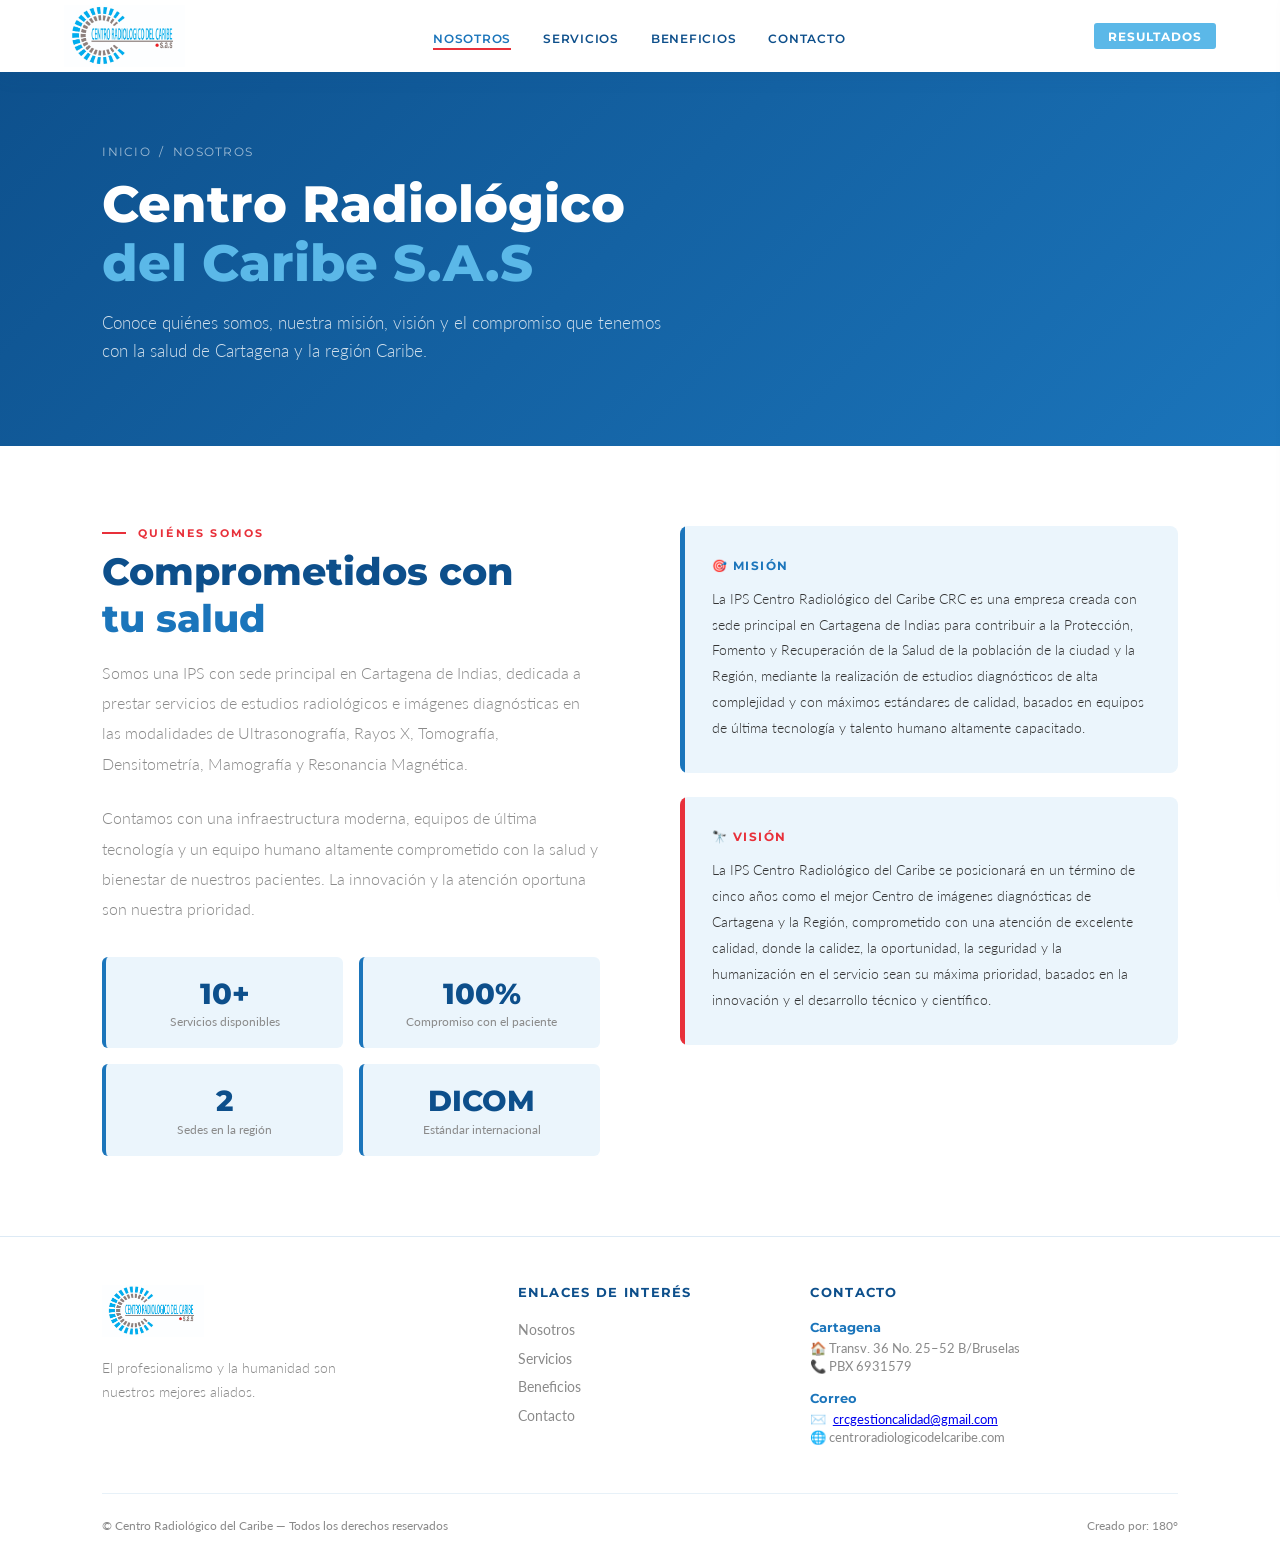
<file: nosotros.html>
<!DOCTYPE html>
<html lang="es">
<head>
<meta charset="UTF-8">
<meta name="viewport" content="width=device-width, initial-scale=1.0">
<title>Nosotros — Centro Radiológico del Caribe S.A.S</title>
<link href="https://fonts.googleapis.com/css2?family=Montserrat:wght@300;400;500;600;700&family=Lato:wght@300;400;700&display=swap" rel="stylesheet">
<style>
  :root {
    --blue-main: #1B75BB;
    --blue-dark: #0D4F8B;
    --blue-light: #5BB8E8;
    --blue-pale: #EBF5FC;
    --red: #E8303A;
    --gray: #8A8A8A;
    --gray-dark: #333333;
    --white: #ffffff;
    --bg: #F7FBFE;
  }
  * { margin: 0; padding: 0; box-sizing: border-box; }
  html { scroll-behavior: smooth; }
  body { font-family: 'Lato', sans-serif; color: var(--gray-dark); background: var(--white); overflow-x: hidden; }

  /* ── NAV ── */
  nav {
    position: fixed; top: 0; width: 100%; z-index: 1000;
    background: var(--white);
    box-shadow: 0 2px 20px rgba(13,79,139,0.12);
    padding: 0 5%;
    display: flex; align-items: center; justify-content: space-between;
    height: 72px;
  }
  .nav-logo a { display: flex; align-items: center; text-decoration: none; }
  .nav-logo img { height: 62px; object-fit: contain; }
  .nav-links { display: flex; gap: 2rem; list-style: none; }
  .nav-links a {
    color: var(--blue-dark); text-decoration: none;
    font-family: 'Montserrat', sans-serif;
    font-size: 0.78rem; font-weight: 600;
    letter-spacing: 0.06em; text-transform: uppercase;
    transition: color 0.3s; position: relative; padding-bottom: 4px;
  }
  .nav-links a::after {
    content: ''; position: absolute; bottom: 0; left: 0;
    width: 0; height: 2px; background: var(--red);
    transition: width 0.3s;
  }
  .nav-links a:hover { color: var(--blue-main); }
  .nav-links a:hover::after { width: 100%; }
  .nav-links a.active { color: var(--blue-main); }
  .nav-links a.active::after { width: 100%; }
  .nav-btn {
    padding: 0.35rem 0.9rem; border-radius: 3px;
    font-family: 'Montserrat', sans-serif;
    font-size: 0.75rem; font-weight: 700;
    letter-spacing: 0.08em; text-transform: uppercase;
    text-decoration: none; transition: background 0.3s;
  }
  .nav-btn-resultados {
    background: var(--blue-light); color: var(--white);
  }
  .nav-btn-resultados:hover { background: #42a8d8; }

  /* Acordeón Contacto en drawer */
  .drawer-contacto-toggle {
    display: flex; justify-content: space-between; align-items: center;
    padding: 1rem 0; cursor: pointer;
    color: var(--white);
    font-family: 'Montserrat', sans-serif;
    font-size: 0.9rem; font-weight: 600;
    text-transform: uppercase; letter-spacing: 0.06em;
    background: none; border: none; width: 100%;
    transition: color 0.2s;
  }
  .drawer-contacto-toggle:hover { color: var(--blue-light); }
  .drawer-contacto-toggle .arrow { font-size: 0.7rem; transition: transform 0.3s; }
  .drawer-contacto-toggle.open .arrow { transform: rotate(180deg); }
  .drawer-contacto-sub { display: none; padding: 0.5rem 0 1rem 0.5rem; }
  .drawer-contacto-sub.open { display: block; }
  .drawer-wa-btn {
    display: block; width: 100%;
    background: #25D366; color: white;
    border: none; border-radius: 4px;
    padding: 0.7rem 1rem; text-align: center;
    font-family: 'Montserrat', sans-serif;
    font-size: 0.8rem; font-weight: 700;
    letter-spacing: 0.06em; text-transform: uppercase;
    text-decoration: none;
  }

  /* Resultados solo en desktop */
  .nav-resultados-desktop { display: flex; gap: 0.6rem; }
  @media (max-width: 640px) {
    .nav-resultados-desktop { display: none; }
  }

  /* ── HAMBURGER ── */
  .hamburger {
    display: none;
    flex-direction: column; justify-content: center; gap: 5px;
    width: 36px; height: 36px; cursor: pointer;
    background: none; border: none; padding: 4px;
  }
  .hamburger span {
    display: block; width: 100%; height: 2px;
    background: var(--blue-dark); border-radius: 2px;
    transition: all 0.3s;
  }

  /* ── DRAWER ── */
  .drawer-overlay {
    display: none; position: fixed; inset: 0;
    background: rgba(0,0,0,0.4); z-index: 1100;
  }
  .drawer-overlay.open { display: block; }
  .drawer {
    position: fixed; top: 0; right: -280px; width: 260px; height: 100%;
    background: var(--blue-dark); z-index: 1200;
    box-shadow: -4px 0 20px rgba(0,0,0,0.15);
    transition: right 0.35s cubic-bezier(0.77,0,0.18,1);
    display: flex; flex-direction: column; padding: 2rem 1.5rem;
  }
  .drawer.open { right: 0; }
  .drawer-close {
    align-self: flex-end; background: none; border: none;
    font-size: 1.5rem; cursor: pointer; color: var(--white);
    margin-bottom: 1.5rem;
  }
  .drawer-links { list-style: none; display: flex; flex-direction: column; gap: 0; }
  .drawer-links li { border-bottom: 1px solid rgba(255,255,255,0.15); }
  .drawer-links a {
    display: block; padding: 1rem 0;
    color: var(--white); text-decoration: none;
    font-family: 'Montserrat', sans-serif;
    font-size: 0.9rem; font-weight: 600;
    text-transform: uppercase; letter-spacing: 0.06em;
    transition: color 0.2s;
  }
  .drawer-links a:hover { color: var(--blue-light); }
  .drawer-btn { margin-top: 2rem; }

  /* ── HERO NOSOTROS ── */
  .page-hero {
    background: linear-gradient(135deg, var(--blue-dark) 0%, var(--blue-main) 100%);
    padding: 9rem 8% 5rem;
    color: white;
  }
  .page-hero .breadcrumb {
    font-size: 0.78rem; color: rgba(255,255,255,0.6);
    font-family: 'Montserrat', sans-serif;
    letter-spacing: 0.1em; text-transform: uppercase;
    margin-bottom: 1rem;
  }
  .page-hero .breadcrumb a { color: rgba(255,255,255,0.6); text-decoration: none; }
  .page-hero .breadcrumb a:hover { color: white; }
  .page-hero h1 {
    font-family: 'Montserrat', sans-serif;
    font-size: clamp(2rem, 4vw, 3.2rem);
    font-weight: 800; line-height: 1.15;
  }
  .page-hero h1 span { color: var(--blue-light); }
  .page-hero p {
    margin-top: 1rem; font-size: 1.05rem;
    color: rgba(255,255,255,0.8); max-width: 560px;
    font-weight: 300; line-height: 1.7;
  }

  /* ── SECCIONES ── */
  section { padding: 5rem 8%; }
  .sec-label {
    font-family: 'Montserrat', sans-serif;
    font-size: 0.7rem; font-weight: 700;
    letter-spacing: 0.2em; text-transform: uppercase;
    color: var(--red); margin-bottom: 0.6rem;
    display: flex; align-items: center; gap: 0.7rem;
  }
  .sec-label::before { content: ''; width: 1.5rem; height: 2px; background: var(--red); }
  .sec-title {
    font-family: 'Montserrat', sans-serif;
    font-size: clamp(1.8rem, 3vw, 2.5rem);
    font-weight: 800; color: var(--blue-dark); line-height: 1.2;
    margin-bottom: 1rem;
  }
  .sec-title span { color: var(--blue-main); }

  /* ── QUIÉNES SOMOS ── */
  #quienes { background: var(--white); }
  .nosotros-grid {
    display: grid; grid-template-columns: 1fr 1fr;
    gap: 5rem; align-items: start;
  }
  .nosotros-left p {
    font-size: 1rem; line-height: 1.9; color: var(--gray);
    margin-bottom: 1.5rem; font-weight: 300;
  }
  .nosotros-stats {
    display: grid; grid-template-columns: 1fr 1fr;
    gap: 1rem; margin-top: 2rem;
  }
  .stat-box {
    background: var(--blue-pale); border-radius: 6px;
    padding: 1.2rem; border-left: 4px solid var(--blue-main);
    text-align: center;
  }
  .stat-box .num {
    font-family: 'Montserrat', sans-serif;
    font-size: 1.8rem; font-weight: 800; color: var(--blue-dark);
  }
  .stat-box .lbl { font-size: 0.75rem; color: var(--gray); margin-top: 0.2rem; }
  .mv-grid { display: flex; flex-direction: column; gap: 1.5rem; }
  .mv-card {
    background: var(--blue-pale); border-radius: 8px;
    padding: 2rem; position: relative; overflow: hidden;
  }
  .mv-card::before {
    content: '';
    position: absolute; top: 0; left: 0;
    width: 5px; height: 100%;
    background: var(--blue-main);
  }
  .mv-card.vision::before { background: var(--red); }
  .mv-card h3 {
    font-family: 'Montserrat', sans-serif;
    font-size: 0.75rem; font-weight: 700;
    text-transform: uppercase; letter-spacing: 0.12em;
    color: var(--blue-main); margin-bottom: 0.8rem;
  }
  .mv-card.vision h3 { color: var(--red); }
  .mv-card p { font-size: 0.9rem; line-height: 1.8; color: var(--gray-dark); font-weight: 300; }

  /* ── FOOTER ── */
  footer {
    background: var(--white);
    border-top: 1px solid rgba(27,117,187,0.15);
    padding: 3rem 8% 2rem;
  }
  .footer-grid {
    display: grid; grid-template-columns: 1.5fr 1fr 1.5fr;
    gap: 3rem; margin-bottom: 2rem;
  }
  .footer-logo a { display: inline-block; }
  .footer-logo img { height: 52px; margin-bottom: 1rem; }
  .footer-logo p {
    font-size: 0.88rem; color: var(--gray);
    line-height: 1.7; font-weight: 300; max-width: 260px;
  }
  .footer-social { display: flex; gap: 0.8rem; margin-top: 1.2rem; }
  .social-btn {
    width: 36px; height: 36px; border-radius: 6px;
    background: var(--blue-main);
    display: flex; align-items: center; justify-content: center;
    color: white; font-size: 0.9rem; text-decoration: none;
    transition: background 0.3s;
  }
  .social-btn:hover { background: var(--blue-dark); }
  .footer-nav h4, .footer-contact h4 {
    font-family: 'Montserrat', sans-serif;
    font-size: 0.8rem; font-weight: 700;
    text-transform: uppercase; letter-spacing: 0.1em;
    color: var(--blue-dark); margin-bottom: 1.2rem;
  }
  .footer-nav ul { list-style: none; display: flex; flex-direction: column; gap: 0.6rem; }
  .footer-nav ul a {
    font-size: 0.88rem; color: var(--gray);
    text-decoration: none; transition: color 0.3s;
  }
  .footer-nav ul a:hover { color: var(--blue-main); }
  .footer-sede { margin-bottom: 1rem; }
  .footer-sede strong {
    display: block; font-size: 0.82rem;
    color: var(--blue-main); font-weight: 700; margin-bottom: 0.3rem;
    font-family: 'Montserrat', sans-serif;
  }
  .footer-sede span {
    display: flex; align-items: center; gap: 0.4rem;
    font-size: 0.82rem; color: var(--gray); margin-bottom: 0.15rem;
  }
  .footer-bottom {
    border-top: 1px solid rgba(27,117,187,0.1);
    padding-top: 1.5rem;
    display: flex; justify-content: space-between; align-items: center;
    flex-wrap: wrap; gap: 0.5rem;
  }
  .footer-bottom p { font-size: 0.78rem; color: var(--gray); }
  .footer-bottom a { color: var(--blue-main); text-decoration: none; }

  /* ── RESPONSIVE ── */
  @media (max-width: 900px) {
    .nosotros-grid { grid-template-columns: 1fr; gap: 3rem; }
    .footer-grid { grid-template-columns: 1fr 1fr; }
  }
  @media (max-width: 640px) {
    nav { padding: 0 4%; justify-content: space-between; }
    nav .nav-logo { position: absolute; left: 50%; transform: translateX(-50%); }
    .nav-links { display: none; }
    .hamburger { display: flex; }
    section { padding: 3.5rem 5%; }
    .footer-grid { grid-template-columns: 1fr; }
  }
</style>
</head>
<body>

<!-- NAV -->
<nav>
  <button class="hamburger" id="hamburgerBtn" aria-label="Abrir menú">
    <span></span><span></span><span></span>
  </button>
  <div class="nav-logo">
    <a href="index.html">
      <img src="logo.png" alt="Centro Radiológico del Caribe">
    </a>
  </div>
  <ul class="nav-links">
    <li><a href="nosotros.html" class="active">Nosotros</a></li>
    <li><a href="index.html#servicios">Servicios</a></li>
    <li><a href="index.html#beneficios">Beneficios</a></li>
    <li><a href="index.html#contacto">Contacto</a></li>
  </ul>
  <div class="nav-resultados-desktop">
    <a href="https://riscrc.hiruko.com.co/portal/login" class="nav-btn nav-btn-resultados">Resultados</a>
  </div>
</nav>

<!-- DRAWER -->
<div class="drawer-overlay" id="drawerOverlay"></div>
<div class="drawer" id="drawer">
  <button class="drawer-close" id="drawerClose">&#x2715;</button>
  <ul class="drawer-links">
    <li style="border-bottom:1px solid rgba(255,255,255,0.15); padding: 0.8rem 0;">
      <a href="https://riscrc.hiruko.com.co/portal/login" style="display:block;text-align:center;background:var(--blue-light);color:white;padding:0.6rem 1rem;border-radius:4px;font-family:'Montserrat',sans-serif;font-size:0.85rem;font-weight:700;text-transform:uppercase;letter-spacing:0.08em;text-decoration:none;">Resultados</a>
    </li>
    <li><a href="nosotros.html">Nosotros</a></li>
    <li><a href="index.html#servicios">Servicios</a></li>
    <li><a href="index.html#beneficios">Beneficios</a></li>
    <li style="border-bottom:1px solid rgba(255,255,255,0.15);">
      <button class="drawer-contacto-toggle" id="contactoToggle">
        Contacto <span class="arrow">▼</span>
      </button>
      <div class="drawer-contacto-sub" id="contactoSub">
        <a href="https://wa.me/573015649719" target="_blank" class="drawer-wa-btn">WhatsApp</a>
      </div>
    </li>
  </ul>
</div>

<!-- HERO -->
<div class="page-hero">
  <div class="breadcrumb">
    <a href="index.html">Inicio</a> &nbsp;/&nbsp; Nosotros
  </div>
  <h1>Centro Radiológico<br><span>del Caribe S.A.S</span></h1>
  <p>Conoce quiénes somos, nuestra misión, visión y el compromiso que tenemos con la salud de Cartagena y la región Caribe.</p>
</div>

<!-- QUIÉNES SOMOS -->
<section id="quienes">
  <div class="nosotros-grid">
    <div class="nosotros-left">
      <div class="sec-label">Quiénes somos</div>
      <h2 class="sec-title">Comprometidos con<br><span>tu salud</span></h2>
      <p>Somos una IPS con sede principal en Cartagena de Indias, dedicada a prestar servicios de estudios radiológicos e imágenes diagnósticas en las modalidades de Ultrasonografía, Rayos X, Tomografía, Densitometría, Mamografía y Resonancia Magnética.</p>
      <p>Contamos con una infraestructura moderna, equipos de última tecnología y un equipo humano altamente comprometido con la salud y bienestar de nuestros pacientes. La innovación y la atención oportuna son nuestra prioridad.</p>
      <div class="nosotros-stats">
        <div class="stat-box">
          <div class="num">10+</div>
          <div class="lbl">Servicios disponibles</div>
        </div>
        <div class="stat-box">
          <div class="num">100%</div>
          <div class="lbl">Compromiso con el paciente</div>
        </div>
        <div class="stat-box">
          <div class="num">2</div>
          <div class="lbl">Sedes en la región</div>
        </div>
        <div class="stat-box">
          <div class="num">DICOM</div>
          <div class="lbl">Estándar internacional</div>
        </div>
      </div>
    </div>
    <div class="mv-grid">
      <div class="mv-card">
        <h3>🎯 Misión</h3>
        <p>La IPS Centro Radiológico del Caribe CRC es una empresa creada con sede principal en Cartagena de Indias para contribuir a la Protección, Fomento y Recuperación de la Salud de la población de la ciudad y la Región, mediante la realización de estudios diagnósticos de alta complejidad y con máximos estándares de calidad, basados en equipos de última tecnología y talento humano altamente capacitado.</p>
      </div>
      <div class="mv-card vision">
        <h3>🔭 Visión</h3>
        <p>La IPS Centro Radiológico del Caribe se posicionará en un término de cinco años como el mejor Centro de imágenes diagnósticas de Cartagena y la Región, comprometido con una atención de excelente calidad, donde la calidez, la oportunidad, la seguridad y la humanización en el servicio sean su máxima prioridad, basados en la innovación y el desarrollo técnico y científico.</p>
      </div>
    </div>
  </div>
</section>

<!-- FOOTER -->
<footer>
  <div class="footer-grid">
    <div class="footer-logo">
      <a href="index.html"><img src="logo.png" alt="CRC Logo"></a>
      <p>El profesionalismo y la humanidad son nuestros mejores aliados.</p>
    </div>
    <div class="footer-nav">
      <h4>Enlaces de interés</h4>
      <ul>
        <li><a href="nosotros.html">Nosotros</a></li>
        <li><a href="servicios.html">Servicios</a></li>
        <li><a href="index.html#beneficios">Beneficios</a></li>
        <li><a href="index.html#contacto">Contacto</a></li>
      </ul>
    </div>
    <div class="footer-contact">
      <h4>Contacto</h4>
      <div class="footer-sede">
        <strong>Cartagena</strong>
        <span>🏠 Transv. 36 No. 25–52 B/Bruselas</span>
        <span>📞 PBX 6931579</span>
      </div>
      <div class="footer-sede">
        <strong>Correo</strong>
        <span>✉️ <a href="mailto:crcgestioncalidad@gmail.com">crcgestioncalidad@gmail.com</a></span>
        <span>🌐 centroradiologicodelcaribe.com</span>
      </div>
    </div>
  </div>
  <div class="footer-bottom">
    <p>© Centro Radiológico del Caribe — Todos los derechos reservados</p>
    <p>Creado por: 180°</p>
  </div>
</footer>

<script>
  const hamburgerBtn = document.getElementById('hamburgerBtn');
  const drawer = document.getElementById('drawer');
  const drawerOverlay = document.getElementById('drawerOverlay');
  const drawerClose = document.getElementById('drawerClose');

  function openDrawer() {
    drawer.classList.add('open');
    drawerOverlay.classList.add('open');
    document.body.style.overflow = 'hidden';
  }
  function closeDrawer() {
    drawer.classList.remove('open');
    drawerOverlay.classList.remove('open');
    document.body.style.overflow = '';
  }

  hamburgerBtn.addEventListener('click', openDrawer);
  drawerClose.addEventListener('click', closeDrawer);
  drawerOverlay.addEventListener('click', closeDrawer);
  drawer.querySelectorAll('a:not(.drawer-wa-btn)').forEach(a => a.addEventListener('click', closeDrawer));

  const contactoToggle = document.getElementById('contactoToggle');
  const contactoSub = document.getElementById('contactoSub');
  contactoToggle.addEventListener('click', () => {
    contactoToggle.classList.toggle('open');
    contactoSub.classList.toggle('open');
  });
</script>
</body>
</html>
</file>
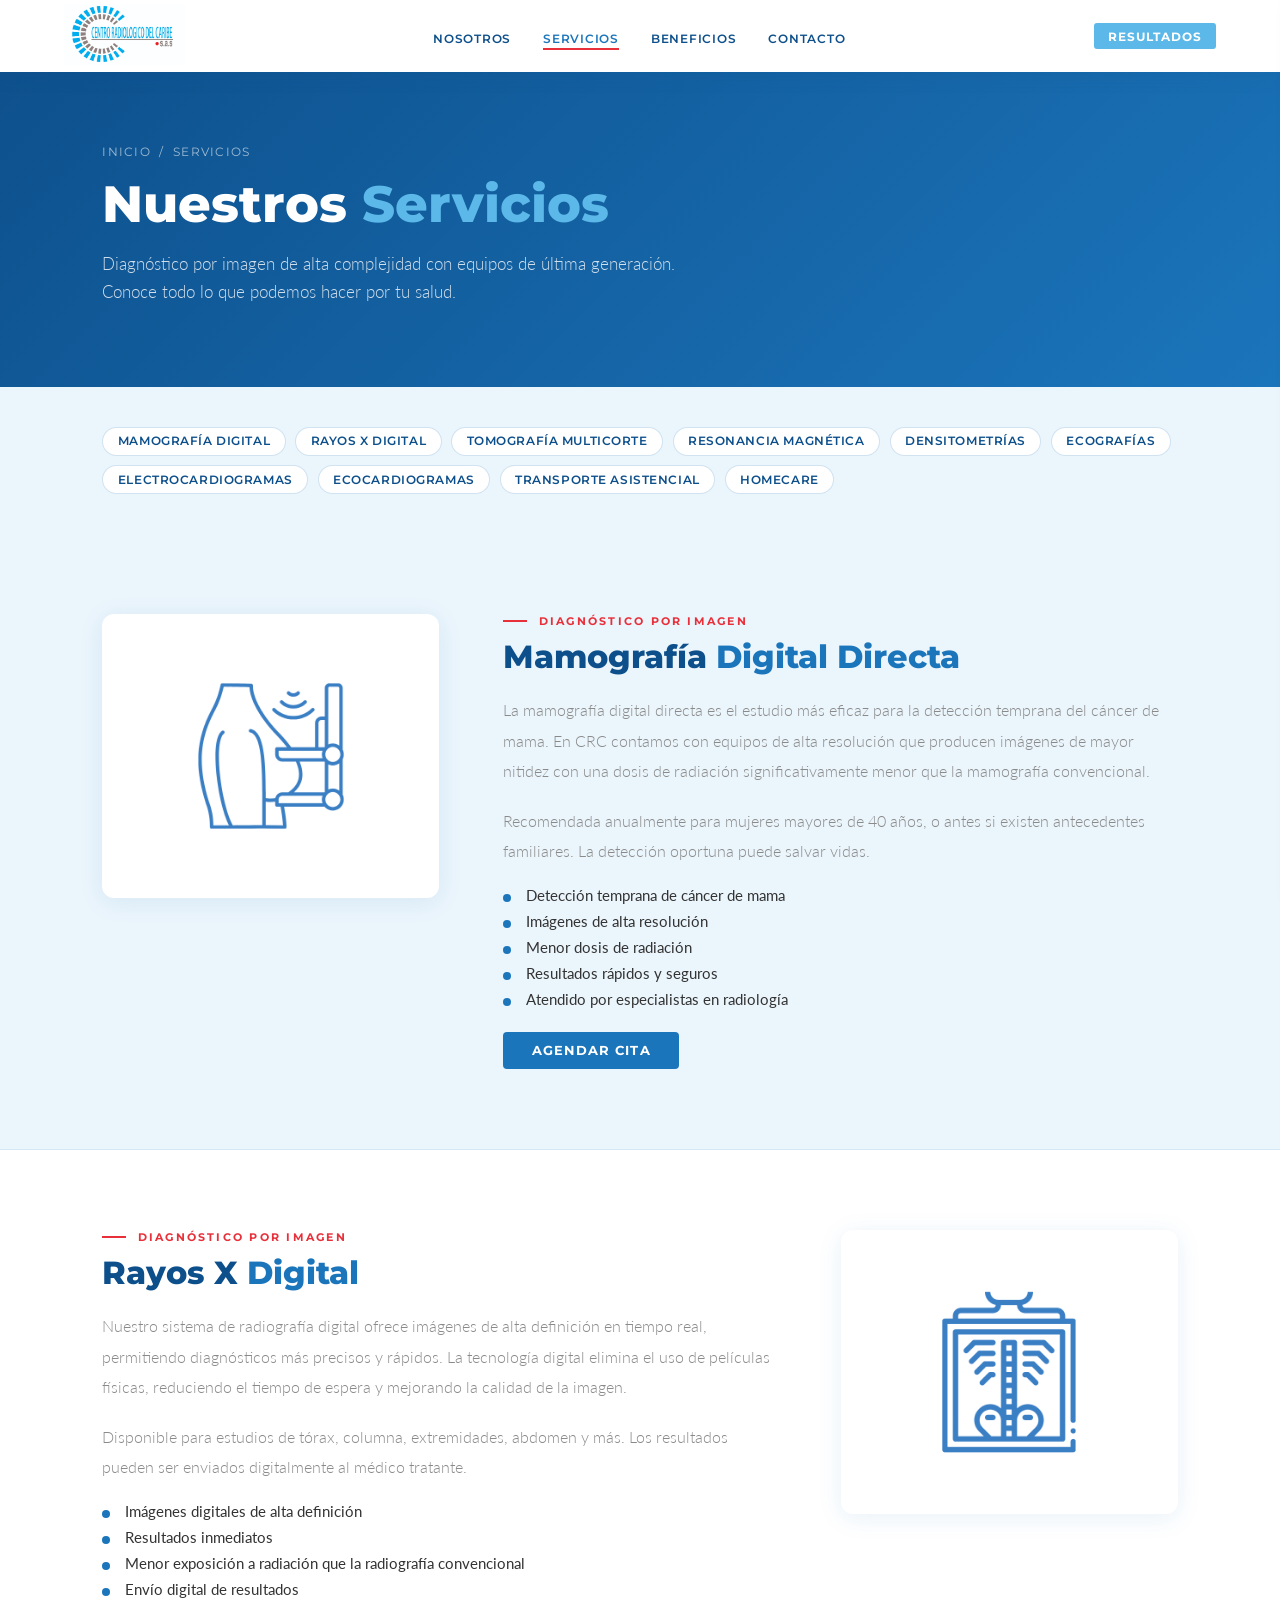
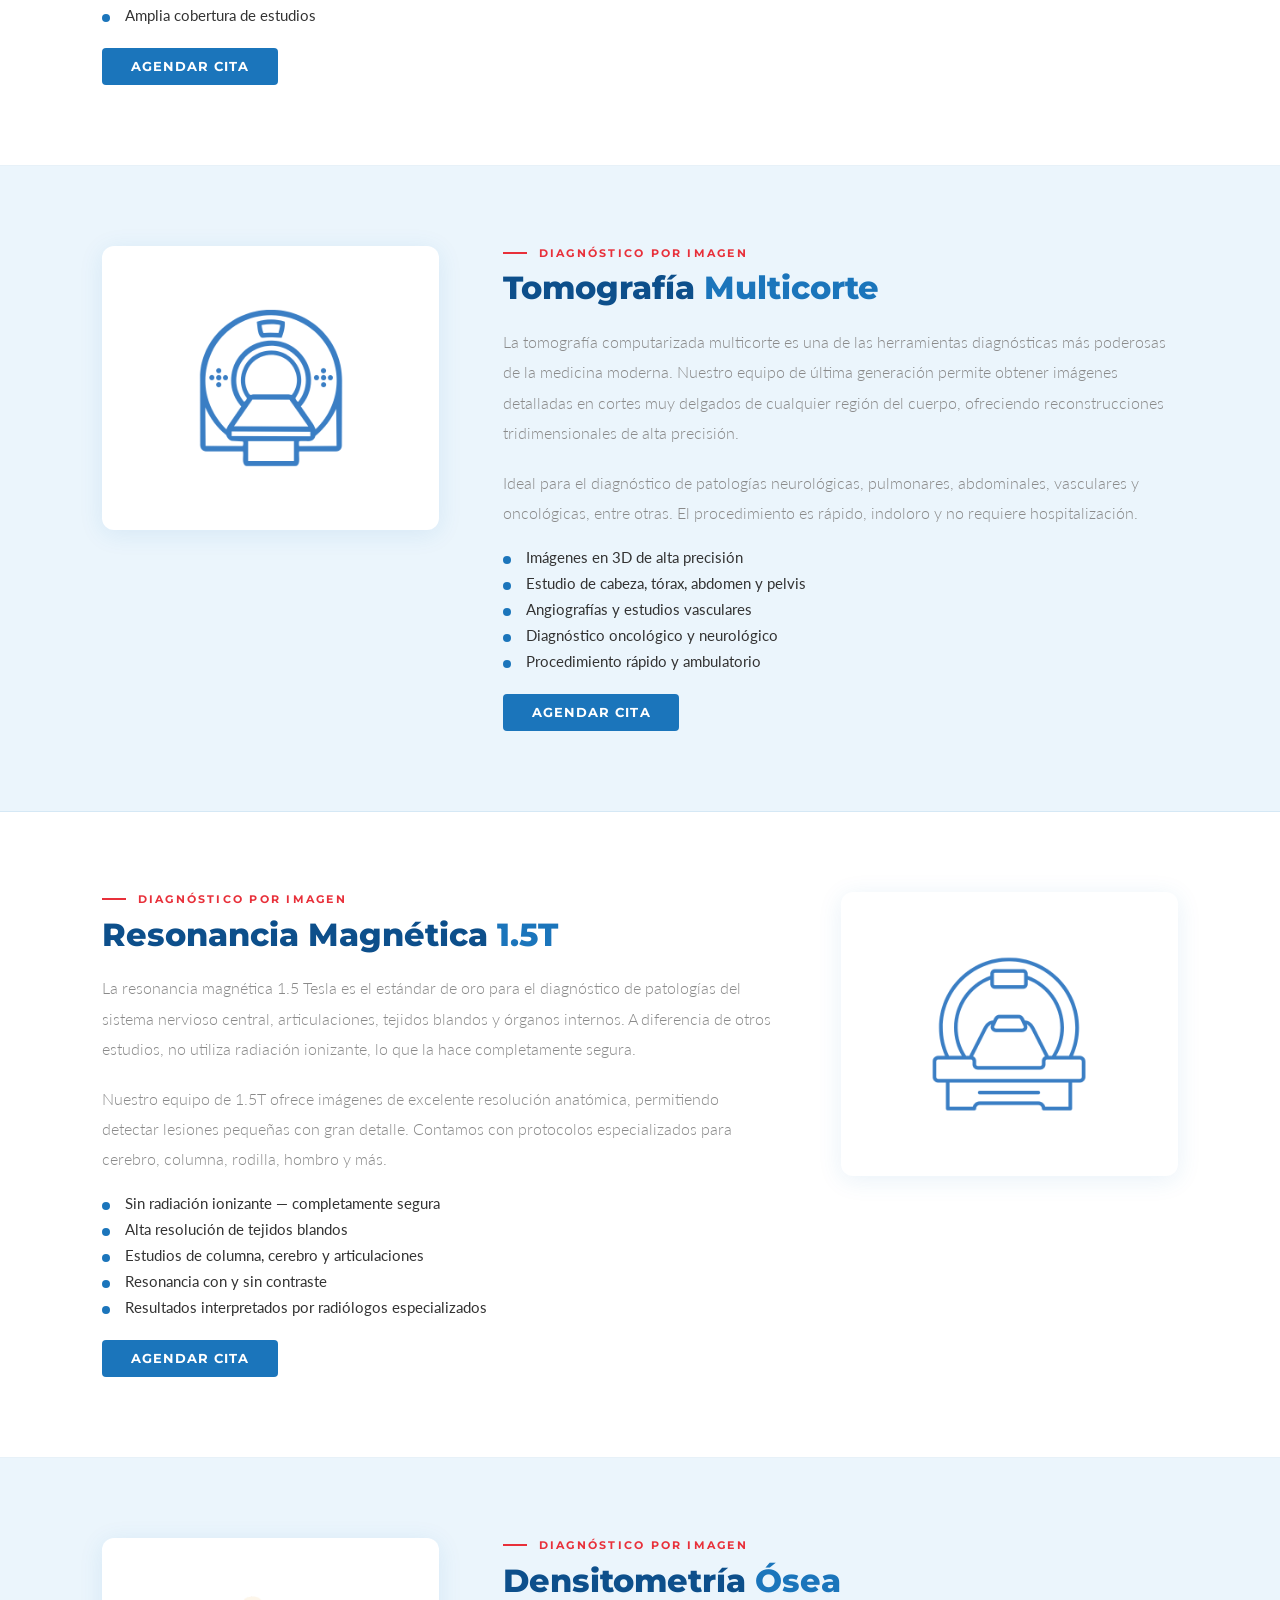
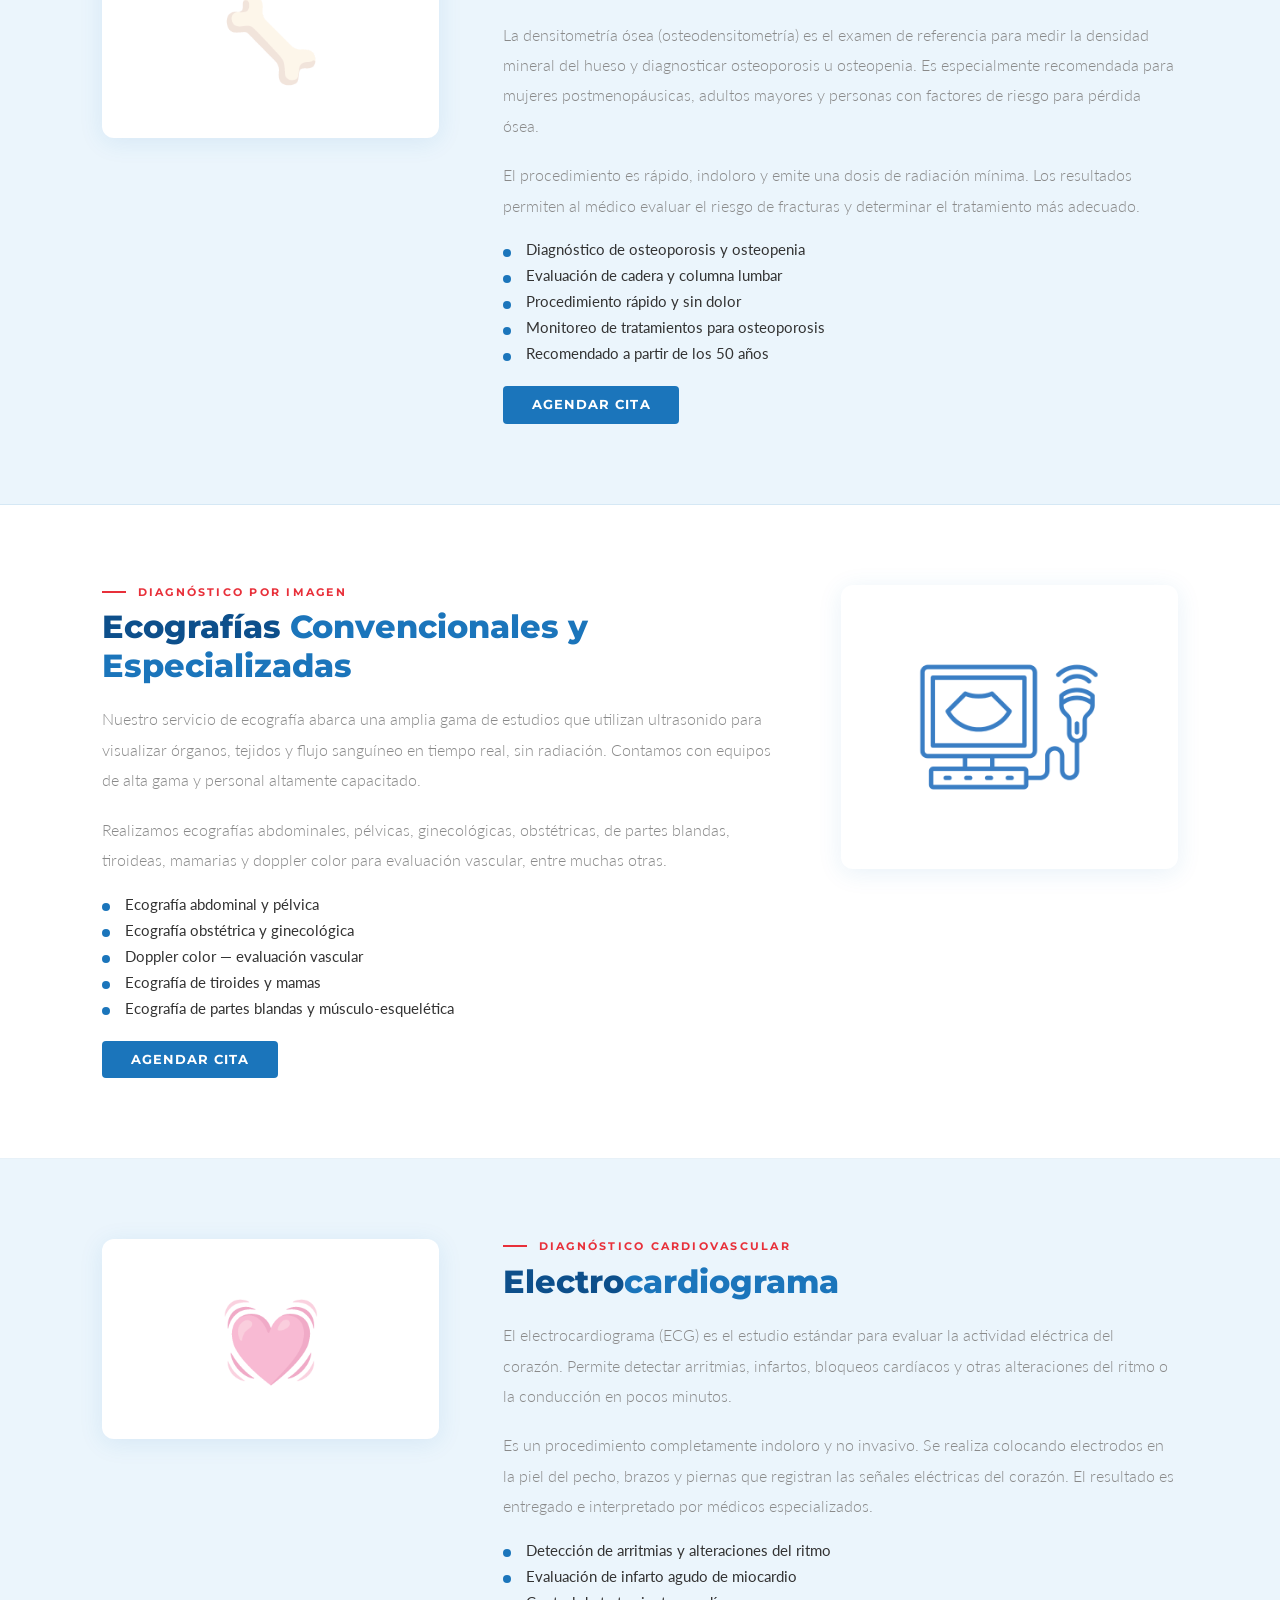
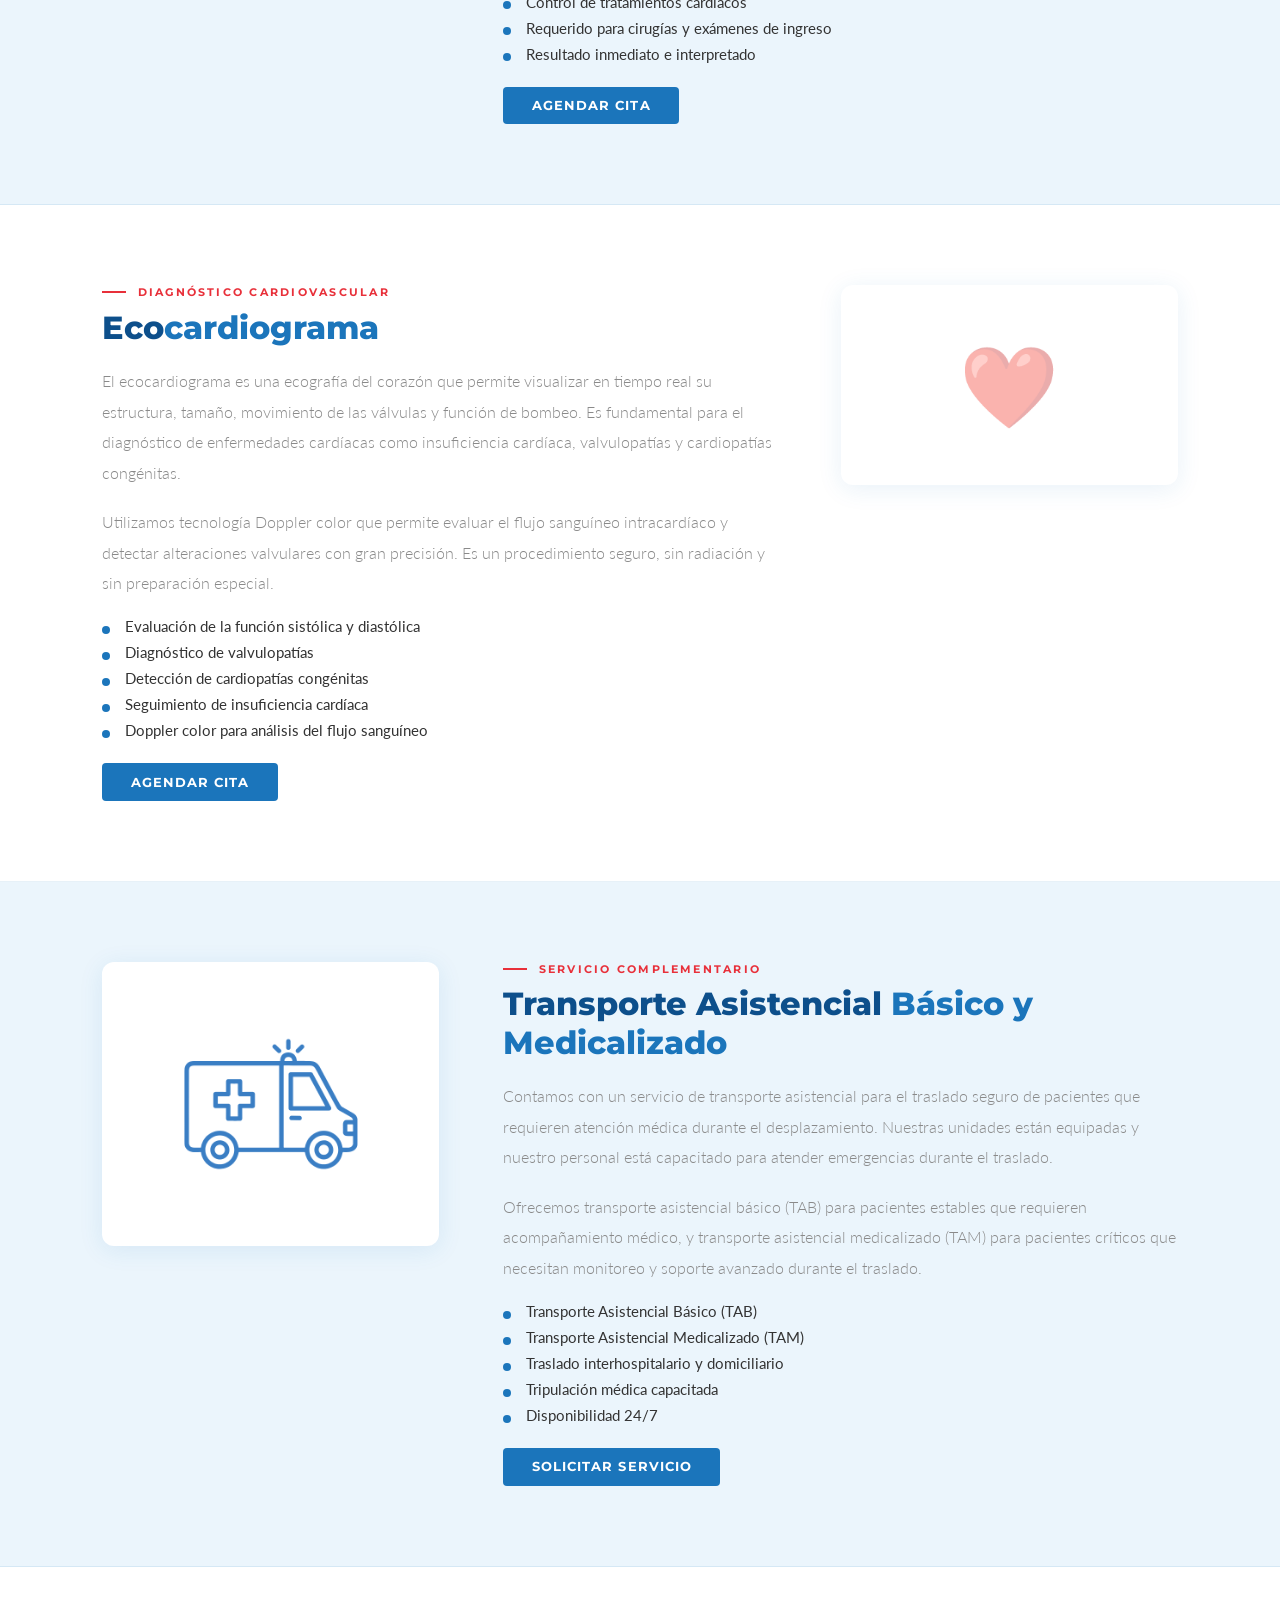
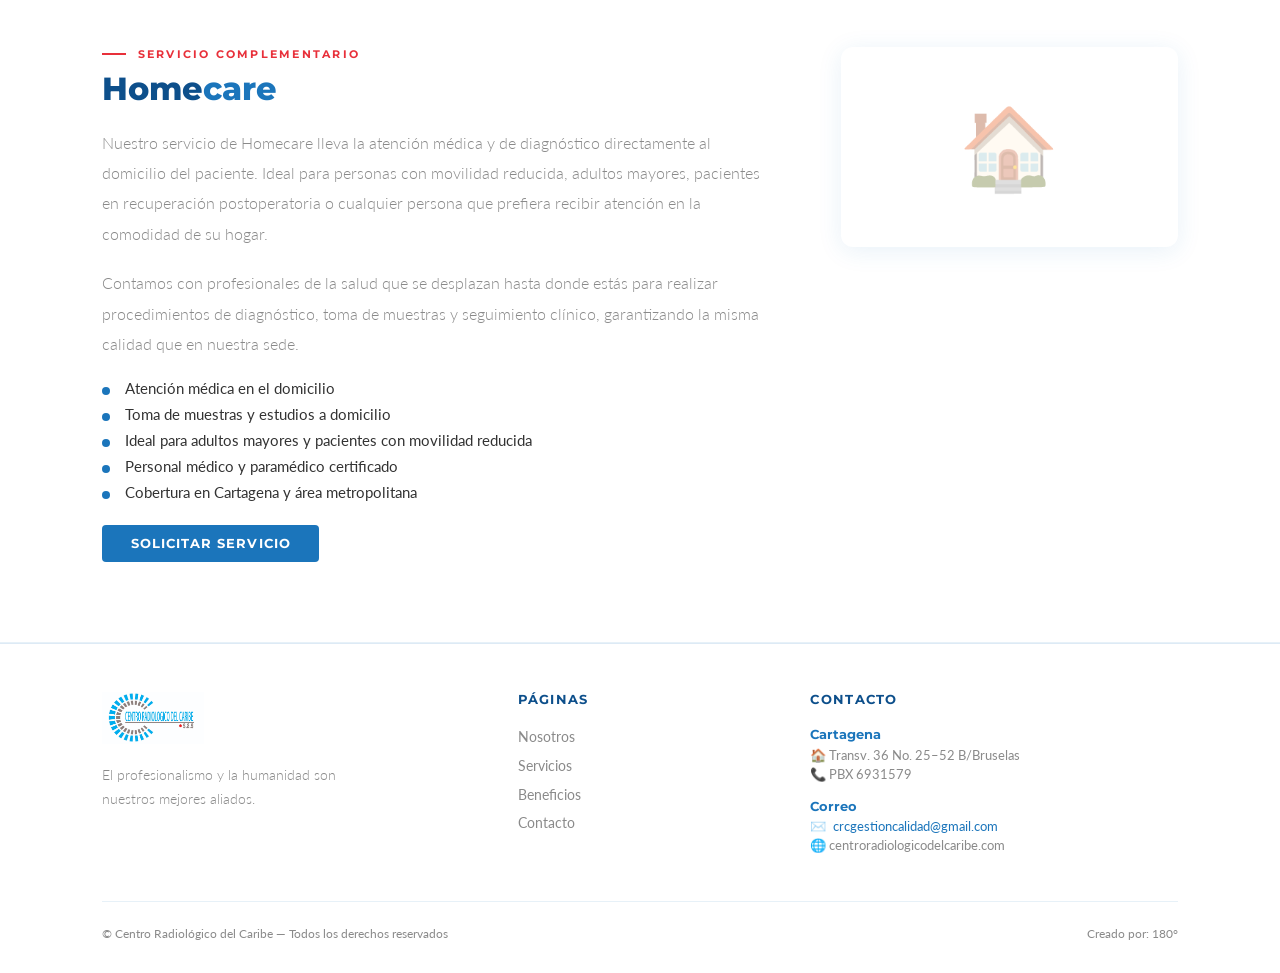
<file: servicios.html>
<!DOCTYPE html>
<html lang="es">
<head>
<meta charset="UTF-8">
<meta name="viewport" content="width=device-width, initial-scale=1.0">
<title>Servicios — Centro Radiológico del Caribe S.A.S</title>
<link href="https://fonts.googleapis.com/css2?family=Montserrat:wght@300;400;500;600;700;800&family=Lato:wght@300;400;700&display=swap" rel="stylesheet">
<style>
  :root {
    --blue-main: #1B75BB;
    --blue-dark: #0D4F8B;
    --blue-light: #5BB8E8;
    --blue-pale: #EBF5FC;
    --red: #E8303A;
    --gray: #8A8A8A;
    --gray-dark: #333333;
    --white: #ffffff;
  }
  * { margin: 0; padding: 0; box-sizing: border-box; }
  html { scroll-behavior: smooth; }
  body { font-family: 'Lato', sans-serif; color: var(--gray-dark); background: var(--white); overflow-x: hidden; }

  /* ── NAV ── */
  nav {
    position: fixed; top: 0; width: 100%; z-index: 1000;
    background: var(--white);
    box-shadow: 0 2px 20px rgba(13,79,139,0.12);
    padding: 0 5%;
    display: flex; align-items: center; justify-content: space-between;
    height: 72px;
  }
  .nav-logo img { height: 62px; object-fit: contain; }
  .nav-links { display: flex; gap: 2rem; list-style: none; }
  .nav-links a {
    color: var(--blue-dark); text-decoration: none;
    font-family: 'Montserrat', sans-serif;
    font-size: 0.78rem; font-weight: 600;
    letter-spacing: 0.06em; text-transform: uppercase;
    transition: color 0.3s; position: relative; padding-bottom: 4px;
  }
  .nav-links a::after {
    content: ''; position: absolute; bottom: 0; left: 0;
    width: 0; height: 2px; background: var(--red);
    transition: width 0.3s;
  }
  .nav-links a:hover { color: var(--blue-main); }
  .nav-links a:hover::after { width: 100%; }
  .nav-links a.active { color: var(--blue-main); }
  .nav-links a.active::after { width: 100%; }
  .nav-btn {
    padding: 0.35rem 0.9rem; border-radius: 3px;
    font-family: 'Montserrat', sans-serif;
    font-size: 0.75rem; font-weight: 700;
    letter-spacing: 0.08em; text-transform: uppercase;
    text-decoration: none; transition: background 0.3s;
  }
  .nav-btn-resultados { background: var(--blue-light); color: var(--white); }
  .nav-btn-resultados:hover { background: #42a8d8; }

  /* ── HAMBURGER ── */
  .hamburger {
    display: none;
    flex-direction: column; justify-content: center; gap: 5px;
    width: 36px; height: 36px; cursor: pointer;
    background: none; border: none; padding: 4px;
  }
  .hamburger span {
    display: block; width: 100%; height: 2px;
    background: var(--blue-dark); border-radius: 2px;
  }

  /* ── DRAWER ── */
  .drawer-overlay {
    display: none; position: fixed; inset: 0;
    background: rgba(0,0,0,0.4); z-index: 1100;
  }
  .drawer-overlay.open { display: block; }
  .drawer {
    position: fixed; top: 0; right: -280px; width: 260px; height: 100%;
    background: var(--blue-dark); z-index: 1200;
    box-shadow: -4px 0 20px rgba(0,0,0,0.15);
    transition: right 0.35s cubic-bezier(0.77,0,0.18,1);
    display: flex; flex-direction: column; padding: 2rem 1.5rem;
  }
  .drawer.open { right: 0; }
  .drawer-close {
    align-self: flex-end; background: none; border: none;
    font-size: 1.5rem; cursor: pointer; color: var(--white);
    margin-bottom: 1.5rem;
  }
  .drawer-links { list-style: none; display: flex; flex-direction: column; gap: 0; }
  .drawer-links li { border-bottom: 1px solid rgba(255,255,255,0.15); }
  .drawer-links a {
    display: block; padding: 1rem 0;
    color: var(--white); text-decoration: none;
    font-family: 'Montserrat', sans-serif;
    font-size: 0.9rem; font-weight: 600;
    text-transform: uppercase; letter-spacing: 0.06em;
    transition: color 0.2s;
  }
  .drawer-links a:hover { color: var(--blue-light); }
  .drawer-contacto-toggle {
    display: flex; justify-content: space-between; align-items: center;
    padding: 1rem 0; cursor: pointer; color: var(--white);
    font-family: 'Montserrat', sans-serif; font-size: 0.9rem; font-weight: 600;
    text-transform: uppercase; letter-spacing: 0.06em;
    background: none; border: none; width: 100%; transition: color 0.2s;
  }
  .drawer-contacto-toggle:hover { color: var(--blue-light); }
  .drawer-contacto-toggle .arrow { font-size: 0.7rem; transition: transform 0.3s; }
  .drawer-contacto-toggle.open .arrow { transform: rotate(180deg); }
  .drawer-contacto-sub { display: none; padding: 0.5rem 0 1rem 0.5rem; }
  .drawer-contacto-sub.open { display: block; }
  .drawer-wa-btn {
    display: block; width: 100%; background: #25D366; color: white;
    border: none; border-radius: 4px; padding: 0.7rem 1rem; text-align: center;
    font-family: 'Montserrat', sans-serif; font-size: 0.8rem; font-weight: 700;
    letter-spacing: 0.06em; text-transform: uppercase; text-decoration: none;
  }
  .nav-resultados-desktop { display: flex; gap: 0.6rem; }
  @media (max-width: 640px) { .nav-resultados-desktop { display: none; } }

  /* ── HERO ── */
  .page-hero {
    background: linear-gradient(135deg, var(--blue-dark) 0%, var(--blue-main) 100%);
    padding: 9rem 8% 5rem; color: white;
  }
  .page-hero .breadcrumb {
    font-size: 0.78rem; color: rgba(255,255,255,0.6);
    font-family: 'Montserrat', sans-serif;
    letter-spacing: 0.1em; text-transform: uppercase; margin-bottom: 1rem;
  }
  .page-hero .breadcrumb a { color: rgba(255,255,255,0.6); text-decoration: none; }
  .page-hero .breadcrumb a:hover { color: white; }
  .page-hero h1 {
    font-family: 'Montserrat', sans-serif;
    font-size: clamp(2rem, 4vw, 3.2rem); font-weight: 800; line-height: 1.15;
  }
  .page-hero h1 span { color: var(--blue-light); }
  .page-hero p {
    margin-top: 1rem; font-size: 1.05rem;
    color: rgba(255,255,255,0.8); max-width: 600px;
    font-weight: 300; line-height: 1.7;
  }

  /* ── ÍNDICE RÁPIDO ── */
  .servicios-index {
    background: var(--blue-pale);
    padding: 2.5rem 8%;
    display: flex; flex-wrap: wrap; gap: 0.6rem;
  }
  .servicios-index a {
    font-family: 'Montserrat', sans-serif;
    font-size: 0.72rem; font-weight: 600;
    text-transform: uppercase; letter-spacing: 0.05em;
    color: var(--blue-dark); text-decoration: none;
    background: white; border: 1px solid rgba(27,117,187,0.2);
    padding: 0.4rem 0.9rem; border-radius: 20px;
    transition: all 0.2s;
  }
  .servicios-index a:hover { background: var(--blue-main); color: white; border-color: var(--blue-main); }

  /* ── SECCIONES DE SERVICIO ── */
  .servicio-section {
    padding: 5rem 8%;
    border-bottom: 1px solid rgba(27,117,187,0.1);
  }
  .servicio-section:nth-child(even) { background: var(--blue-pale); }
  .servicio-section:nth-child(odd) { background: var(--white); }

  .servicio-inner {
    display: grid; grid-template-columns: 1fr 2fr;
    gap: 4rem; align-items: start; max-width: 1100px;
  }
  .servicio-section.reverse .servicio-inner { grid-template-columns: 2fr 1fr; }
  .servicio-section.reverse .servicio-img { order: 2; }
  .servicio-section.reverse .servicio-text { order: 1; }

  .servicio-img {
    display: flex; align-items: center; justify-content: center;
    background: white; border-radius: 12px;
    padding: 2rem;
    box-shadow: 0 4px 24px rgba(27,117,187,0.1);
    min-height: 200px;
  }
  .servicio-img img { max-width: 100%; max-height: 220px; object-fit: contain; }
  .servicio-img .placeholder-icon {
    font-size: 5rem; opacity: 0.4;
  }

  .sec-label {
    font-family: 'Montserrat', sans-serif;
    font-size: 0.7rem; font-weight: 700;
    letter-spacing: 0.2em; text-transform: uppercase;
    color: var(--red); margin-bottom: 0.6rem;
    display: flex; align-items: center; gap: 0.7rem;
  }
  .sec-label::before { content: ''; width: 1.5rem; height: 2px; background: var(--red); }

  .servicio-text h2 {
    font-family: 'Montserrat', sans-serif;
    font-size: clamp(1.6rem, 2.5vw, 2.2rem);
    font-weight: 800; color: var(--blue-dark); line-height: 1.2;
    margin-bottom: 1.2rem;
  }
  .servicio-text h2 span { color: var(--blue-main); }
  .servicio-text p {
    font-size: 1rem; line-height: 1.9; color: var(--gray);
    margin-bottom: 1.2rem; font-weight: 300;
  }
  .servicio-text ul {
    list-style: none; display: flex; flex-direction: column; gap: 0.5rem;
    margin-bottom: 1.5rem;
  }
  .servicio-text ul li {
    font-size: 0.95rem; color: var(--gray-dark);
    padding-left: 1.4rem; position: relative;
  }
  .servicio-text ul li::before {
    content: ''; position: absolute; left: 0; top: 0.55em;
    width: 8px; height: 8px; border-radius: 50%;
    background: var(--blue-main);
  }
  .btn-cita {
    display: inline-block;
    background: var(--blue-main); color: white;
    padding: 0.7rem 1.8rem; border-radius: 4px;
    font-family: 'Montserrat', sans-serif;
    font-size: 0.8rem; font-weight: 700;
    text-transform: uppercase; letter-spacing: 0.08em;
    text-decoration: none; transition: background 0.3s;
  }
  .btn-cita:hover { background: var(--blue-dark); }

  /* ── FOOTER ── */
  footer {
    background: var(--white);
    border-top: 1px solid rgba(27,117,187,0.15);
    padding: 3rem 8% 2rem;
  }
  .footer-grid {
    display: grid; grid-template-columns: 1.5fr 1fr 1.5fr;
    gap: 3rem; margin-bottom: 2rem;
  }
  .footer-logo img { height: 52px; margin-bottom: 1rem; }
  .footer-logo p { font-size: 0.88rem; color: var(--gray); line-height: 1.7; font-weight: 300; max-width: 260px; }
  .footer-nav h4, .footer-contact h4 {
    font-family: 'Montserrat', sans-serif; font-size: 0.8rem; font-weight: 700;
    text-transform: uppercase; letter-spacing: 0.1em; color: var(--blue-dark); margin-bottom: 1.2rem;
  }
  .footer-nav ul { list-style: none; display: flex; flex-direction: column; gap: 0.6rem; }
  .footer-nav ul a { font-size: 0.88rem; color: var(--gray); text-decoration: none; transition: color 0.3s; }
  .footer-nav ul a:hover { color: var(--blue-main); }
  .footer-sede { margin-bottom: 1rem; }
  .footer-sede strong { display: block; font-size: 0.82rem; color: var(--blue-main); font-weight: 700; margin-bottom: 0.3rem; font-family: 'Montserrat', sans-serif; }
  .footer-sede span { display: flex; align-items: center; gap: 0.4rem; font-size: 0.82rem; color: var(--gray); margin-bottom: 0.15rem; }
  .footer-sede a { color: var(--blue-main); text-decoration: none; }
  .footer-bottom {
    border-top: 1px solid rgba(27,117,187,0.1); padding-top: 1.5rem;
    display: flex; justify-content: space-between; align-items: center; flex-wrap: wrap; gap: 0.5rem;
  }
  .footer-bottom p { font-size: 0.78rem; color: var(--gray); }
  .footer-bottom a { color: var(--blue-main); text-decoration: none; }

  /* ── RESPONSIVE ── */
  @media (max-width: 900px) {
    .servicio-inner,
    .servicio-section.reverse .servicio-inner { grid-template-columns: 1fr; gap: 2rem; }
    .servicio-section.reverse .servicio-img { order: 0; }
    .servicio-section.reverse .servicio-text { order: 0; }
    .footer-grid { grid-template-columns: 1fr 1fr; }
  }
  @media (max-width: 640px) {
    nav { padding: 0 4%; justify-content: space-between; }
    nav .nav-logo { position: absolute; left: 50%; transform: translateX(-50%); }
    .nav-links { display: none; }
    .hamburger { display: flex; }
    .page-hero { padding: 7rem 6% 3.5rem; }
    .servicio-section { padding: 3.5rem 6%; }
    .servicios-index { padding: 2rem 6%; }
    .footer-grid { grid-template-columns: 1fr; }
    .servicio-img { display: none; }
  }
</style>
</head>
<body>

<!-- NAV -->
<nav>
  <button class="hamburger" id="hamburgerBtn" aria-label="Abrir menú">
    <span></span><span></span><span></span>
  </button>
  <div class="nav-logo">
    <a href="index.html">
      <img src="logo.png" alt="Centro Radiológico del Caribe">
    </a>
  </div>
  <ul class="nav-links">
    <li><a href="nosotros.html">Nosotros</a></li>
    <li><a href="servicios.html" class="active">Servicios</a></li>
    <li><a href="index.html#beneficios">Beneficios</a></li>
    <li><a href="index.html#contacto">Contacto</a></li>
  </ul>
  <div class="nav-resultados-desktop">
    <a href="https://riscrc.hiruko.com.co/portal/login" class="nav-btn nav-btn-resultados">Resultados</a>
  </div>
</nav>

<!-- DRAWER -->
<div class="drawer-overlay" id="drawerOverlay"></div>
<div class="drawer" id="drawer">
  <button class="drawer-close" id="drawerClose">&#x2715;</button>
  <ul class="drawer-links">
    <li style="border-bottom:1px solid rgba(255,255,255,0.15); padding: 0.8rem 0;">
      <a href="https://riscrc.hiruko.com.co/portal/login" style="display:block;text-align:center;background:var(--blue-light);color:white;padding:0.6rem 1rem;border-radius:4px;font-family:'Montserrat',sans-serif;font-size:0.85rem;font-weight:700;text-transform:uppercase;letter-spacing:0.08em;text-decoration:none;">Resultados</a>
    </li>
    <li><a href="nosotros.html">Nosotros</a></li>
    <li><a href="servicios.html">Servicios</a></li>
    <li><a href="index.html#beneficios">Beneficios</a></li>
    <li style="border-bottom:1px solid rgba(255,255,255,0.15);">
      <button class="drawer-contacto-toggle" id="contactoToggle">
        Contacto <span class="arrow">▼</span>
      </button>
      <div class="drawer-contacto-sub" id="contactoSub">
        <a href="https://wa.me/573015649719" target="_blank" class="drawer-wa-btn">WhatsApp</a>
      </div>
    </li>
  </ul>
</div>

<!-- HERO -->
<div class="page-hero">
  <div class="breadcrumb">
    <a href="index.html">Inicio</a> &nbsp;/&nbsp; Servicios
  </div>
  <h1>Nuestros <span>Servicios</span></h1>
  <p>Diagnóstico por imagen de alta complejidad con equipos de última generación. Conoce todo lo que podemos hacer por tu salud.</p>
</div>

<!-- ÍNDICE RÁPIDO -->
<div class="servicios-index">
  <a href="#mamografia">Mamografía Digital</a>
  <a href="#rayos-x">Rayos X Digital</a>
  <a href="#tomografia">Tomografía Multicorte</a>
  <a href="#resonancia">Resonancia Magnética</a>
  <a href="#densitometria">Densitometrías</a>
  <a href="#ecografias">Ecografías</a>
  <a href="#electrocardiograma">Electrocardiogramas</a>
  <a href="#ecocardiograma">Ecocardiogramas</a>
  <a href="#transporte">Transporte Asistencial</a>
  <a href="#homecare">Homecare</a>
</div>

<!-- MAMOGRAFÍA -->
<section class="servicio-section" id="mamografia">
  <div class="servicio-inner">
    <div class="servicio-img">
      <img src="mamografia.png" alt="Mamografía Digital">
    </div>
    <div class="servicio-text">
      <div class="sec-label">Diagnóstico por imagen</div>
      <h2>Mamografía <span>Digital Directa</span></h2>
      <p>La mamografía digital directa es el estudio más eficaz para la detección temprana del cáncer de mama. En CRC contamos con equipos de alta resolución que producen imágenes de mayor nitidez con una dosis de radiación significativamente menor que la mamografía convencional.</p>
      <p>Recomendada anualmente para mujeres mayores de 40 años, o antes si existen antecedentes familiares. La detección oportuna puede salvar vidas.</p>
      <ul>
        <li>Detección temprana de cáncer de mama</li>
        <li>Imágenes de alta resolución</li>
        <li>Menor dosis de radiación</li>
        <li>Resultados rápidos y seguros</li>
        <li>Atendido por especialistas en radiología</li>
      </ul>
      <a href="index.html#contacto" class="btn-cita">Agendar cita</a>
    </div>
  </div>
</section>

<!-- RAYOS X -->
<section class="servicio-section reverse" id="rayos-x">
  <div class="servicio-inner">
    <div class="servicio-text">
      <div class="sec-label">Diagnóstico por imagen</div>
      <h2>Rayos X <span>Digital</span></h2>
      <p>Nuestro sistema de radiografía digital ofrece imágenes de alta definición en tiempo real, permitiendo diagnósticos más precisos y rápidos. La tecnología digital elimina el uso de películas físicas, reduciendo el tiempo de espera y mejorando la calidad de la imagen.</p>
      <p>Disponible para estudios de tórax, columna, extremidades, abdomen y más. Los resultados pueden ser enviados digitalmente al médico tratante.</p>
      <ul>
        <li>Imágenes digitales de alta definición</li>
        <li>Resultados inmediatos</li>
        <li>Menor exposición a radiación que la radiografía convencional</li>
        <li>Envío digital de resultados</li>
        <li>Amplia cobertura de estudios</li>
      </ul>
      <a href="index.html#contacto" class="btn-cita">Agendar cita</a>
    </div>
    <div class="servicio-img">
      <img src="rayos-x.png" alt="Rayos X Digital">
    </div>
  </div>
</section>

<!-- TOMOGRAFÍA -->
<section class="servicio-section" id="tomografia">
  <div class="servicio-inner">
    <div class="servicio-img">
      <img src="tomografia.png" alt="Tomografía Multicorte">
    </div>
    <div class="servicio-text">
      <div class="sec-label">Diagnóstico por imagen</div>
      <h2>Tomografía <span>Multicorte</span></h2>
      <p>La tomografía computarizada multicorte es una de las herramientas diagnósticas más poderosas de la medicina moderna. Nuestro equipo de última generación permite obtener imágenes detalladas en cortes muy delgados de cualquier región del cuerpo, ofreciendo reconstrucciones tridimensionales de alta precisión.</p>
      <p>Ideal para el diagnóstico de patologías neurológicas, pulmonares, abdominales, vasculares y oncológicas, entre otras. El procedimiento es rápido, indoloro y no requiere hospitalización.</p>
      <ul>
        <li>Imágenes en 3D de alta precisión</li>
        <li>Estudio de cabeza, tórax, abdomen y pelvis</li>
        <li>Angiografías y estudios vasculares</li>
        <li>Diagnóstico oncológico y neurológico</li>
        <li>Procedimiento rápido y ambulatorio</li>
      </ul>
      <a href="index.html#contacto" class="btn-cita">Agendar cita</a>
    </div>
  </div>
</section>

<!-- RESONANCIA -->
<section class="servicio-section reverse" id="resonancia">
  <div class="servicio-inner">
    <div class="servicio-text">
      <div class="sec-label">Diagnóstico por imagen</div>
      <h2>Resonancia Magnética <span>1.5T</span></h2>
      <p>La resonancia magnética 1.5 Tesla es el estándar de oro para el diagnóstico de patologías del sistema nervioso central, articulaciones, tejidos blandos y órganos internos. A diferencia de otros estudios, no utiliza radiación ionizante, lo que la hace completamente segura.</p>
      <p>Nuestro equipo de 1.5T ofrece imágenes de excelente resolución anatómica, permitiendo detectar lesiones pequeñas con gran detalle. Contamos con protocolos especializados para cerebro, columna, rodilla, hombro y más.</p>
      <ul>
        <li>Sin radiación ionizante — completamente segura</li>
        <li>Alta resolución de tejidos blandos</li>
        <li>Estudios de columna, cerebro y articulaciones</li>
        <li>Resonancia con y sin contraste</li>
        <li>Resultados interpretados por radiólogos especializados</li>
      </ul>
      <a href="index.html#contacto" class="btn-cita">Agendar cita</a>
    </div>
    <div class="servicio-img">
      <img src="resonancia.png" alt="Resonancia Magnética">
    </div>
  </div>
</section>

<!-- DENSITOMETRÍA -->
<section class="servicio-section" id="densitometria">
  <div class="servicio-inner">
    <div class="servicio-img">
      <div class="placeholder-icon">🦴</div>
    </div>
    <div class="servicio-text">
      <div class="sec-label">Diagnóstico por imagen</div>
      <h2>Densitometría <span>Ósea</span></h2>
      <p>La densitometría ósea (osteodensitometría) es el examen de referencia para medir la densidad mineral del hueso y diagnosticar osteoporosis u osteopenia. Es especialmente recomendada para mujeres postmenopáusicas, adultos mayores y personas con factores de riesgo para pérdida ósea.</p>
      <p>El procedimiento es rápido, indoloro y emite una dosis de radiación mínima. Los resultados permiten al médico evaluar el riesgo de fracturas y determinar el tratamiento más adecuado.</p>
      <ul>
        <li>Diagnóstico de osteoporosis y osteopenia</li>
        <li>Evaluación de cadera y columna lumbar</li>
        <li>Procedimiento rápido y sin dolor</li>
        <li>Monitoreo de tratamientos para osteoporosis</li>
        <li>Recomendado a partir de los 50 años</li>
      </ul>
      <a href="index.html#contacto" class="btn-cita">Agendar cita</a>
    </div>
  </div>
</section>

<!-- ECOGRAFÍAS -->
<section class="servicio-section reverse" id="ecografias">
  <div class="servicio-inner">
    <div class="servicio-text">
      <div class="sec-label">Diagnóstico por imagen</div>
      <h2>Ecografías <span>Convencionales y Especializadas</span></h2>
      <p>Nuestro servicio de ecografía abarca una amplia gama de estudios que utilizan ultrasonido para visualizar órganos, tejidos y flujo sanguíneo en tiempo real, sin radiación. Contamos con equipos de alta gama y personal altamente capacitado.</p>
      <p>Realizamos ecografías abdominales, pélvicas, ginecológicas, obstétricas, de partes blandas, tiroideas, mamarias y doppler color para evaluación vascular, entre muchas otras.</p>
      <ul>
        <li>Ecografía abdominal y pélvica</li>
        <li>Ecografía obstétrica y ginecológica</li>
        <li>Doppler color — evaluación vascular</li>
        <li>Ecografía de tiroides y mamas</li>
        <li>Ecografía de partes blandas y músculo-esquelética</li>
      </ul>
      <a href="index.html#contacto" class="btn-cita">Agendar cita</a>
    </div>
    <div class="servicio-img">
      <img src="ecografia.png" alt="Ecografías">
    </div>
  </div>
</section>

<!-- ELECTROCARDIOGRAMA -->
<section class="servicio-section" id="electrocardiograma">
  <div class="servicio-inner">
    <div class="servicio-img">
      <div class="placeholder-icon">💓</div>
    </div>
    <div class="servicio-text">
      <div class="sec-label">Diagnóstico cardiovascular</div>
      <h2>Electro<span>cardiograma</span></h2>
      <p>El electrocardiograma (ECG) es el estudio estándar para evaluar la actividad eléctrica del corazón. Permite detectar arritmias, infartos, bloqueos cardíacos y otras alteraciones del ritmo o la conducción en pocos minutos.</p>
      <p>Es un procedimiento completamente indoloro y no invasivo. Se realiza colocando electrodos en la piel del pecho, brazos y piernas que registran las señales eléctricas del corazón. El resultado es entregado e interpretado por médicos especializados.</p>
      <ul>
        <li>Detección de arritmias y alteraciones del ritmo</li>
        <li>Evaluación de infarto agudo de miocardio</li>
        <li>Control de tratamientos cardíacos</li>
        <li>Requerido para cirugías y exámenes de ingreso</li>
        <li>Resultado inmediato e interpretado</li>
      </ul>
      <a href="index.html#contacto" class="btn-cita">Agendar cita</a>
    </div>
  </div>
</section>

<!-- ECOCARDIOGRAMA -->
<section class="servicio-section reverse" id="ecocardiograma">
  <div class="servicio-inner">
    <div class="servicio-text">
      <div class="sec-label">Diagnóstico cardiovascular</div>
      <h2>Eco<span>cardiograma</span></h2>
      <p>El ecocardiograma es una ecografía del corazón que permite visualizar en tiempo real su estructura, tamaño, movimiento de las válvulas y función de bombeo. Es fundamental para el diagnóstico de enfermedades cardíacas como insuficiencia cardíaca, valvulopatías y cardiopatías congénitas.</p>
      <p>Utilizamos tecnología Doppler color que permite evaluar el flujo sanguíneo intracardíaco y detectar alteraciones valvulares con gran precisión. Es un procedimiento seguro, sin radiación y sin preparación especial.</p>
      <ul>
        <li>Evaluación de la función sistólica y diastólica</li>
        <li>Diagnóstico de valvulopatías</li>
        <li>Detección de cardiopatías congénitas</li>
        <li>Seguimiento de insuficiencia cardíaca</li>
        <li>Doppler color para análisis del flujo sanguíneo</li>
      </ul>
      <a href="index.html#contacto" class="btn-cita">Agendar cita</a>
    </div>
    <div class="servicio-img">
      <div class="placeholder-icon">❤️</div>
    </div>
  </div>
</section>

<!-- TRANSPORTE -->
<section class="servicio-section" id="transporte">
  <div class="servicio-inner">
    <div class="servicio-img">
      <img src="transporte.png" alt="Transporte Asistencial">
    </div>
    <div class="servicio-text">
      <div class="sec-label">Servicio complementario</div>
      <h2>Transporte Asistencial <span>Básico y Medicalizado</span></h2>
      <p>Contamos con un servicio de transporte asistencial para el traslado seguro de pacientes que requieren atención médica durante el desplazamiento. Nuestras unidades están equipadas y nuestro personal está capacitado para atender emergencias durante el traslado.</p>
      <p>Ofrecemos transporte asistencial básico (TAB) para pacientes estables que requieren acompañamiento médico, y transporte asistencial medicalizado (TAM) para pacientes críticos que necesitan monitoreo y soporte avanzado durante el traslado.</p>
      <ul>
        <li>Transporte Asistencial Básico (TAB)</li>
        <li>Transporte Asistencial Medicalizado (TAM)</li>
        <li>Traslado interhospitalario y domiciliario</li>
        <li>Tripulación médica capacitada</li>
        <li>Disponibilidad 24/7</li>
      </ul>
      <a href="index.html#contacto" class="btn-cita">Solicitar servicio</a>
    </div>
  </div>
</section>

<!-- HOMECARE -->
<section class="servicio-section reverse" id="homecare">
  <div class="servicio-inner">
    <div class="servicio-text">
      <div class="sec-label">Servicio complementario</div>
      <h2>Home<span>care</span></h2>
      <p>Nuestro servicio de Homecare lleva la atención médica y de diagnóstico directamente al domicilio del paciente. Ideal para personas con movilidad reducida, adultos mayores, pacientes en recuperación postoperatoria o cualquier persona que prefiera recibir atención en la comodidad de su hogar.</p>
      <p>Contamos con profesionales de la salud que se desplazan hasta donde estás para realizar procedimientos de diagnóstico, toma de muestras y seguimiento clínico, garantizando la misma calidad que en nuestra sede.</p>
      <ul>
        <li>Atención médica en el domicilio</li>
        <li>Toma de muestras y estudios a domicilio</li>
        <li>Ideal para adultos mayores y pacientes con movilidad reducida</li>
        <li>Personal médico y paramédico certificado</li>
        <li>Cobertura en Cartagena y área metropolitana</li>
      </ul>
      <a href="index.html#contacto" class="btn-cita">Solicitar servicio</a>
    </div>
    <div class="servicio-img">
      <div class="placeholder-icon">🏠</div>
    </div>
  </div>
</section>

<!-- FOOTER -->
<footer>
  <div class="footer-grid">
    <div class="footer-logo">
      <a href="index.html"><img src="logo.png" alt="CRC Logo"></a>
      <p>El profesionalismo y la humanidad son nuestros mejores aliados.</p>
    </div>
    <div class="footer-nav">
      <h4>Páginas</h4>
      <ul>
        <li><a href="nosotros.html">Nosotros</a></li>
        <li><a href="servicios.html">Servicios</a></li>
        <li><a href="index.html#beneficios">Beneficios</a></li>
        <li><a href="index.html#contacto">Contacto</a></li>
      </ul>
    </div>
    <div class="footer-contact">
      <h4>Contacto</h4>
      <div class="footer-sede">
        <strong>Cartagena</strong>
        <span>🏠 Transv. 36 No. 25–52 B/Bruselas</span>
        <span>📞 PBX 6931579</span>
      </div>
      <div class="footer-sede">
        <strong>Correo</strong>
        <span>✉️ <a href="mailto:crcgestioncalidad@gmail.com">crcgestioncalidad@gmail.com</a></span>
        <span>🌐 centroradiologicodelcaribe.com</span>
      </div>
    </div>
  </div>
  <div class="footer-bottom">
    <p>© Centro Radiológico del Caribe — Todos los derechos reservados</p>
    <p>Creado por: 180°</p>
  </div>
</footer>

<script>
  const hamburgerBtn = document.getElementById('hamburgerBtn');
  const drawer = document.getElementById('drawer');
  const drawerOverlay = document.getElementById('drawerOverlay');
  const drawerClose = document.getElementById('drawerClose');

  function openDrawer() {
    drawer.classList.add('open');
    drawerOverlay.classList.add('open');
    document.body.style.overflow = 'hidden';
  }
  function closeDrawer() {
    drawer.classList.remove('open');
    drawerOverlay.classList.remove('open');
    document.body.style.overflow = '';
  }

  hamburgerBtn.addEventListener('click', openDrawer);
  drawerClose.addEventListener('click', closeDrawer);
  drawerOverlay.addEventListener('click', closeDrawer);
  drawer.querySelectorAll('a:not(.drawer-wa-btn)').forEach(a => a.addEventListener('click', closeDrawer));

  const contactoToggle = document.getElementById('contactoToggle');
  const contactoSub = document.getElementById('contactoSub');
  contactoToggle.addEventListener('click', () => {
    contactoToggle.classList.toggle('open');
    contactoSub.classList.toggle('open');
  });
</script>
</body>
</html>
</file>
